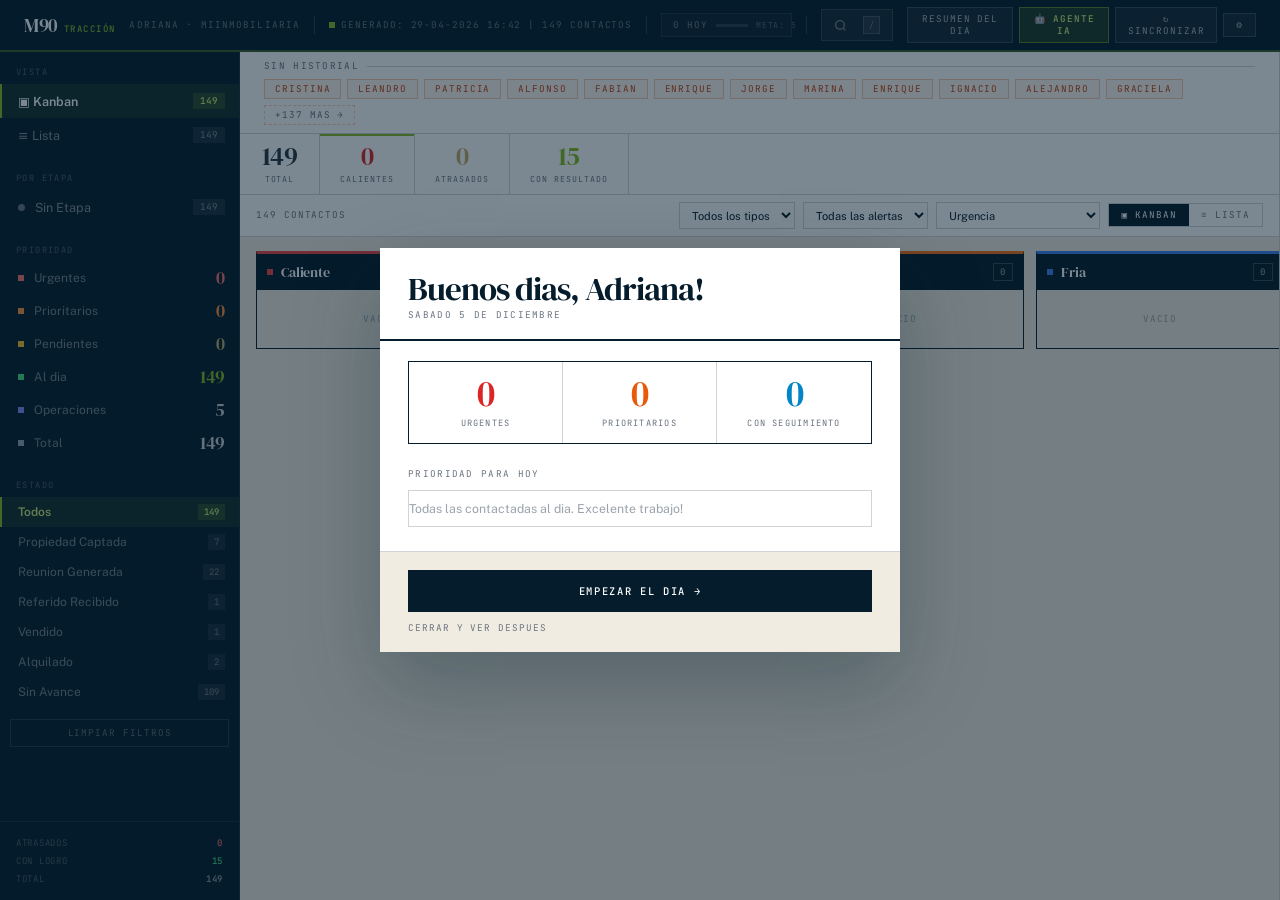
<file: adriana.html>
﻿<!DOCTYPE html>
<html lang="es">
<head>
<meta charset="UTF-8">
<meta name="viewport" content="width=device-width,initial-scale=1.0">
<title>M90 Tracción – Adriana</title>
<style>
@import url('https://fonts.googleapis.com/css2?family=DM+Serif+Display:ital@0;1&family=Public+Sans:wght@400;500;600;700&family=JetBrains+Mono:wght@400;500&family=Source+Serif+4:ital,opsz,wght@0,8..60,400;1,8..60,400&display=swap');
*,*::before,*::after{box-sizing:border-box;margin:0;padding:0}
:root{
  --mp-paper:#f1ece1;
  --mp-ink:#051c2c;
  --mp-ink2:#2a3744;
  --mp-rule:#d0d4d8;
  --mp-mute:#6a7480;
  --mp-mute2:#9aa2ac;
  --mp-accent:#86bc25;
  --mp-gold:#c2a96a;
  --mp-serif:"DM Serif Display","Bodoni Moda",Georgia,serif;
  --mp-sans:"Public Sans",system-ui,-apple-system,sans-serif;
  --mp-mono:"JetBrains Mono","Courier New",monospace;
  /* backward-compat aliases */
  --bg:var(--mp-paper);
  --sf:#ffffff;
  --sf2:#f5f5f2;
  --br:var(--mp-rule);
  --tx:var(--mp-ink);
  --mu:var(--mp-mute);
  --mu2:var(--mp-mute2);
  --ac:var(--mp-accent);
  --ach:#6a9a1f;
  --acl:rgba(134,188,37,.07);
  --red:#dc2626;--or:#ea580c;--ye:#b45309;--gr:#16a34a;
  --navy:var(--mp-ink);
  --navy2:#0f1e30;
  --navybr:rgba(255,255,255,.08);
  --agent-dot:var(--mp-accent);
  --agent-solid:var(--mp-accent);
  font-family:var(--mp-sans);
  font-size:15px;
}
body{background:var(--mp-paper);color:var(--mp-ink);height:100vh;overflow:hidden;display:flex;flex-direction:column}
button{cursor:pointer;font-family:inherit;font-size:inherit}
a{color:inherit;text-decoration:none}

/* ── TOPBAR (masthead) ── */
.topbar{
  background:var(--mp-ink);border-bottom:2px solid rgba(134,188,37,.4);
  padding:0 24px;height:52px;display:flex;align-items:center;gap:14px;flex-shrink:0;z-index:100;
}
.topbar-logo{
  font-family:var(--mp-serif);font-weight:500;font-size:1.25rem;
  color:white;letter-spacing:-.02em;flex-shrink:0;display:flex;align-items:baseline;gap:6px;
}
.topbar-logo .logo-m90{color:white}
.topbar-logo .logo-traccion{
  font-family:var(--mp-mono);font-size:.6rem;letter-spacing:.16em;text-transform:uppercase;
  color:var(--mp-accent);font-weight:500;
}
.topbar-agent{
  font-family:var(--mp-mono);font-size:.62rem;letter-spacing:.12em;text-transform:uppercase;
  color:rgba(255,255,255,.4);white-space:nowrap;flex-shrink:0;
}
.topbar-sep{width:1px;height:18px;background:rgba(255,255,255,.15);flex-shrink:0}
.sync-badge{display:flex;align-items:center;gap:6px;font-family:var(--mp-mono);font-size:.62rem;letter-spacing:.1em;text-transform:uppercase;color:rgba(255,255,255,.4);white-space:nowrap}
.sync-dot{width:6px;height:6px;flex-shrink:0;background:var(--mp-accent)}
.sync-dot.loading{background:#f59e0b;animation:pulse 1s infinite}
.sync-dot.error{background:#f87171}
@keyframes pulse{0%,100%{opacity:1}50%{opacity:.3}}
.topbar-search{
  flex:1;max-width:320px;
  background:rgba(255,255,255,.06);border:1px solid rgba(255,255,255,.12);
  display:flex;align-items:center;gap:8px;padding:0 12px;height:32px;
  transition:border-color .2s;
}
.topbar-search:focus-within{border-color:var(--mp-accent)}
.topbar-search svg{opacity:.4;flex-shrink:0;color:white}
.topbar-search input{
  background:none;border:none;outline:none;color:white;
  font-family:var(--mp-sans);font-size:.8rem;width:100%;
}
.topbar-search input::placeholder{color:rgba(255,255,255,.28)}
.shortcut{font-family:var(--mp-mono);font-size:.58rem;color:rgba(255,255,255,.3);background:rgba(255,255,255,.06);border:1px solid rgba(255,255,255,.15);padding:2px 5px;flex-shrink:0}
.topbar-actions{margin-left:auto;display:flex;align-items:center;gap:6px}
.btn-topbar{
  background:rgba(255,255,255,.06);border:1px solid rgba(255,255,255,.15);color:rgba(255,255,255,.65);
  padding:5px 12px;font-family:var(--mp-mono);font-size:.62rem;letter-spacing:.1em;text-transform:uppercase;
  transition:all .2s;
}
.btn-topbar:hover{background:rgba(255,255,255,.12);color:white;border-color:rgba(255,255,255,.28)}

/* ── DAILY GOAL ── */
.daily-badge{
  display:flex;align-items:center;gap:8px;
  background:rgba(255,255,255,.06);border:1px solid rgba(255,255,255,.14);
  padding:5px 11px;white-space:nowrap;cursor:pointer;transition:all .25s;min-width:120px;
}
.daily-badge.zero{background:rgba(255,255,255,.03);border-color:rgba(255,255,255,.08)}
.daily-badge.done{background:rgba(134,188,37,.15);border-color:rgba(134,188,37,.45)}
.daily-text{font-family:var(--mp-mono);font-size:.62rem;letter-spacing:.1em;text-transform:uppercase;font-weight:500;color:rgba(255,255,255,.8);white-space:nowrap}
.daily-badge.zero .daily-text{color:rgba(255,255,255,.35)}
.daily-badge.done .daily-text{color:var(--mp-accent)}
.daily-prog{flex:1;height:3px;background:rgba(255,255,255,.12);overflow:hidden;min-width:32px}
.daily-bar{height:100%;background:var(--mp-accent);transition:width .4s ease}
.daily-lbl{font-family:var(--mp-mono);font-size:.55rem;letter-spacing:.1em;text-transform:uppercase;color:rgba(255,255,255,.3)}

/* ── RESULTADO MODAL ── */
.resultado-overlay{position:fixed;inset:0;z-index:2000;display:flex;align-items:flex-end;justify-content:center;background:rgba(5,28,44,.5);animation:fadeIn .15s ease}
.resultado-overlay.hidden{display:none}
.resultado-modal{background:white;padding:22px 22px 28px;width:100%;max-width:480px;box-shadow:0 -8px 32px rgba(5,28,44,.22);animation:slideUpM .22s ease}
@keyframes slideUpM{from{transform:translateY(100%)}to{transform:translateY(0)}}
.res-titulo{font-family:var(--mp-mono);font-size:.62rem;letter-spacing:.14em;text-transform:uppercase;color:var(--mp-mute);text-align:center;margin-bottom:5px}
.res-nombre{font-family:var(--mp-serif);font-size:1.4rem;font-weight:500;letter-spacing:-.02em;color:var(--mp-ink);text-align:center;margin-bottom:16px}
.res-btns{display:flex;flex-direction:column;gap:6px}
.rbtn{
  width:100%;padding:11px 16px;border:1px solid var(--mp-rule);background:white;
  color:var(--mp-ink);font-family:var(--mp-sans);font-size:.85rem;font-weight:500;
  text-align:left;display:flex;align-items:center;gap:10px;cursor:pointer;transition:background .12s;
}
.rbtn:hover{background:var(--mp-paper)}
.rbtn.r-si{border-color:rgba(22,163,74,.4);color:#15803d}
.rbtn.r-si:hover{background:rgba(22,163,74,.06)}
.rbtn.r-cita{border-color:rgba(134,188,37,.5);color:var(--ach)}
.rbtn.r-cita:hover{background:var(--acl)}
.rbtn.r-manana{border-color:rgba(234,88,12,.3);color:#c2410c}
.rbtn.r-manana:hover{background:rgba(234,88,12,.05)}
.rbtn.r-skip{background:none;border-color:transparent;color:var(--mp-mute2);font-size:.78rem;justify-content:center;padding:8px}
.rbtn.r-skip:hover{color:var(--mp-mute)}

/* ── SIN HISTORIAL ── */
.sinh-section{flex-shrink:0;padding:8px 24px;border-bottom:1px solid var(--mp-rule);background:white}
.sinh-title{font-family:var(--mp-mono);font-size:.62rem;letter-spacing:.14em;text-transform:uppercase;color:var(--mp-mute);margin-bottom:7px;display:flex;align-items:center;gap:8px}
.sinh-title::after{content:'';flex:1;height:1px;background:var(--mp-rule)}
.sinh-chips{display:flex;gap:6px;flex-wrap:wrap}
.sinh-chip{
  display:inline-flex;align-items:center;gap:5px;
  background:rgba(234,88,12,.05);border:1px solid rgba(234,88,12,.3);
  padding:3px 10px;font-family:var(--mp-mono);font-size:.62rem;letter-spacing:.1em;text-transform:uppercase;
  color:#c2410c;cursor:pointer;transition:background .12s;white-space:nowrap;
}
.sinh-chip:hover{background:rgba(234,88,12,.12)}
.sinh-chip-more{background:none;border-style:dashed;color:var(--mp-mute);font-weight:400}
.sinh-chip-more:hover{background:var(--mp-paper);color:var(--mp-ink)}

/* ── BIRTHDAY BANNER ── */
.bday-banner{flex-shrink:0;background:rgba(194,169,106,.07);border-bottom:1px solid rgba(194,169,106,.28);padding:7px 24px;display:flex;align-items:center;gap:10px}
.bday-banner.hidden{display:none}
.bday-items{display:flex;gap:7px;flex-wrap:nowrap;overflow:hidden;flex:1}
.bday-chip{
  display:flex;align-items:center;gap:6px;
  background:rgba(194,169,106,.1);border:1px solid rgba(194,169,106,.3);
  padding:3px 10px;white-space:nowrap;cursor:pointer;transition:background .12s;
  font-family:var(--mp-mono);font-size:.62rem;letter-spacing:.1em;text-transform:uppercase;color:var(--mp-ink);
}
.bday-chip:hover{background:rgba(194,169,106,.22)}
.bday-chip.hoy{background:rgba(194,169,106,.18);border-color:var(--mp-gold);color:var(--mp-gold)}
.bday-chip .bday-when{color:var(--mp-mute);font-weight:400}

/* ── LAYOUT ── */
.layout{display:flex;flex:1;overflow:hidden}

/* ── SIDEBAR ── */
.sidebar{
  width:240px;flex-shrink:0;
  background:var(--mp-ink);border-right:1px solid rgba(255,255,255,.08);
  display:flex;flex-direction:column;overflow-y:auto;
}
.sidebar::-webkit-scrollbar{width:3px}
.sidebar::-webkit-scrollbar-thumb{background:rgba(255,255,255,.12)}
.nav-section-label{
  font-family:var(--mp-mono);font-size:.58rem;letter-spacing:.16em;text-transform:uppercase;
  color:rgba(255,255,255,.28);padding:14px 16px 6px;
}
.nav-item{
  width:100%;text-align:left;padding:9px 14px 9px 16px;
  background:none;border:none;border-left:2px solid transparent;
  color:rgba(255,255,255,.5);font-family:var(--mp-sans);font-size:.84rem;
  display:flex;align-items:center;gap:10px;cursor:pointer;transition:all .12s;
}
.nav-item:hover{background:rgba(255,255,255,.05);color:rgba(255,255,255,.8)}
.nav-item.active{background:rgba(134,188,37,.1);border-left-color:var(--mp-accent);color:white;font-weight:600}
.nav-badge{margin-left:auto;font-family:var(--mp-mono);font-size:.62rem;background:rgba(255,255,255,.08);color:rgba(255,255,255,.45);padding:2px 7px}
.nav-item.active .nav-badge{background:rgba(134,188,37,.2);color:#c8e87a}
.nav-dot{width:7px;height:7px;flex-shrink:0}
.kpi-list{display:flex;flex-direction:column;gap:1px}
.kpi-item{display:flex;align-items:center;gap:10px;padding:7px 14px 7px 16px;border-left:2px solid transparent;cursor:pointer;transition:all .12s}
.kpi-item:hover{background:rgba(255,255,255,.04)}
.kpi-item.active{background:rgba(134,188,37,.1);border-left-color:var(--mp-accent)}
.kpi-dot{width:6px;height:6px;flex-shrink:0}
.kpi-label{flex:1;font-family:var(--mp-sans);font-size:.8rem;color:rgba(255,255,255,.45)}
.kpi-num{font-family:var(--mp-serif);font-size:1.2rem;line-height:1;letter-spacing:-.02em;color:rgba(255,255,255,.8)}
.kpi-item.kr .kpi-num{color:#f87171}
.kpi-item.ko .kpi-num{color:#fb923c}
.kpi-item.ky .kpi-num{color:var(--mp-gold)}
.kpi-item.kg .kpi-num{color:var(--mp-accent)}
.filter-btns{display:flex;flex-direction:column;gap:0}
.fb{
  width:100%;text-align:left;padding:7px 14px 7px 16px;
  background:none;border:none;border-left:2px solid transparent;
  color:rgba(255,255,255,.45);font-family:var(--mp-sans);font-size:.8rem;
  transition:all .12s;display:flex;align-items:center;gap:8px;
}
.fb:hover{background:rgba(255,255,255,.04);color:rgba(255,255,255,.75)}
.fb.on{background:rgba(134,188,37,.1);border-left-color:var(--mp-accent);color:#c8e87a;font-weight:600}
.fb .cnt{margin-left:auto;font-family:var(--mp-mono);font-size:.6rem;background:rgba(255,255,255,.07);padding:2px 6px;color:rgba(255,255,255,.38)}
.fb.on .cnt{background:rgba(134,188,37,.2);color:#c8e87a}
.fdot{width:6px;height:6px;flex-shrink:0}
.sidebar-stats{margin-top:auto;padding:12px 16px;border-top:1px solid rgba(255,255,255,.08)}
.sstat{display:flex;justify-content:space-between;font-family:var(--mp-mono);font-size:.6rem;letter-spacing:.08em;text-transform:uppercase;color:rgba(255,255,255,.28);padding:3px 0}
.sstat span{color:rgba(255,255,255,.62);font-weight:500}
.btn-reset{
  margin:6px 10px;width:calc(100% - 20px);padding:7px;
  background:none;border:1px solid rgba(255,255,255,.12);color:rgba(255,255,255,.35);
  font-family:var(--mp-mono);font-size:.62rem;letter-spacing:.1em;text-transform:uppercase;
  transition:all .2s;display:block;
}
.btn-reset:hover{border-color:rgba(220,38,38,.5);color:#f87171}

/* ── MAIN ── */
.main{flex:1;display:flex;flex-direction:column;overflow:hidden;min-width:0}

/* HOY SECTION */
.hoy-section{flex-shrink:0;padding:12px 20px 11px;border-bottom:1px solid var(--mp-rule);background:white}
.hoy-title{font-family:var(--mp-mono);font-size:.62rem;letter-spacing:.16em;text-transform:uppercase;color:var(--mp-accent);margin-bottom:11px;display:flex;align-items:center;gap:8px}
.hoy-title::after{content:'';flex:1;height:1px;background:var(--mp-rule)}
.hoy-cards{display:flex;gap:10px;overflow-x:auto;padding-bottom:4px}
.hoy-cards::-webkit-scrollbar{height:3px}
.hoy-cards::-webkit-scrollbar-thumb{background:var(--mp-rule)}
.hoy-card{
  flex-shrink:0;width:210px;
  background:white;border:1px solid var(--mp-rule);
  padding:12px 14px;cursor:pointer;transition:border-color .15s;
  border-top:2px solid var(--mp-rule);
}
.hoy-card:hover{border-color:var(--mp-ink);border-top-color:var(--mp-accent)}
.hoy-card.selected{border-color:var(--mp-ink);border-top-color:var(--mp-accent)}
.hoy-card-name{font-family:var(--mp-serif);font-size:1rem;font-weight:500;letter-spacing:-.02em;margin-bottom:3px;white-space:nowrap;overflow:hidden;text-overflow:ellipsis;color:var(--mp-ink)}
.hoy-card-info{font-family:var(--mp-mono);font-size:.62rem;letter-spacing:.08em;text-transform:uppercase;color:var(--mp-mute);margin-bottom:8px;white-space:nowrap;overflow:hidden;text-overflow:ellipsis}
.hoy-card-dias{font-family:var(--mp-mono);font-size:.62rem;letter-spacing:.1em;text-transform:uppercase;font-weight:500;padding:2px 8px;border:1px solid;display:inline-block;margin-bottom:10px}
.hoy-card-dias.r{border-color:rgba(220,38,38,.4);color:#b91c1c;background:rgba(220,38,38,.04)}
.hoy-card-dias.o{border-color:rgba(234,88,12,.4);color:#c2410c;background:rgba(234,88,12,.04)}
.hoy-card-dias.y{border-color:rgba(194,169,106,.5);color:#92400e;background:rgba(194,169,106,.06)}
.hoy-card-dias.g{border-color:rgba(134,188,37,.45);color:#166534;background:rgba(134,188,37,.05)}
.hoy-card-actions{display:flex;gap:6px}
.btn-wa-sm{background:#25d366;border:1px solid #25d366;color:white;padding:5px 10px;font-family:var(--mp-mono);font-size:.62rem;letter-spacing:.08em;text-transform:uppercase;transition:opacity .2s}
.btn-wa-sm:hover{opacity:.85}
.btn-cont-sm{background:rgba(134,188,37,.08);border:1px solid rgba(134,188,37,.4);color:var(--ach);padding:5px 10px;font-family:var(--mp-mono);font-size:.62rem;letter-spacing:.08em;text-transform:uppercase;transition:all .15s}
.btn-cont-sm:hover{background:rgba(134,188,37,.15)}
.btn-cont-sm.done{background:rgba(22,163,74,.08);border-color:var(--gr);color:#166534;cursor:default}
.hoy-empty{font-family:var(--mp-mono);font-size:.7rem;letter-spacing:.08em;color:var(--mp-mute);padding:8px 0}

/* TABLE SECTION */
.table-section{flex:1;overflow:auto;padding:0}
.table-header{position:sticky;top:0;background:rgba(241,236,225,.96);backdrop-filter:blur(8px);border-bottom:1px solid var(--mp-rule);padding:8px 16px;display:flex;align-items:center;gap:12px;z-index:10}
.rc{font-family:var(--mp-mono);font-size:.62rem;letter-spacing:.1em;text-transform:uppercase;color:var(--mp-mute);flex:1}
.sort-sel{background:white;border:1px solid var(--mp-rule);color:var(--mp-ink);padding:4px 8px;font-family:var(--mp-sans);font-size:.74rem;outline:none;transition:border-color .15s}
table{width:100%;border-collapse:collapse}
thead th{background:white;padding:8px 12px;font-family:var(--mp-mono);font-size:.6rem;font-weight:500;letter-spacing:.12em;text-transform:uppercase;color:var(--mp-mute);border-bottom:1px solid var(--mp-ink);text-align:left;white-space:nowrap}
tbody tr{border-bottom:1px solid var(--mp-rule);cursor:pointer;transition:background .1s;background:white}
tbody tr:hover{background:var(--mp-paper)}
tbody tr.selected{background:var(--acl);border-left:2px solid var(--mp-accent)}
tbody tr.tr-abandon td:first-child{border-left:3px solid rgba(220,38,38,.5)}
td{padding:10px 12px;font-size:.82rem;vertical-align:middle}
.td-name{font-weight:normal;max-width:160px}
.td-name strong{font-family:var(--mp-serif);font-size:1rem;font-weight:500;letter-spacing:-.015em;white-space:nowrap;overflow:hidden;text-overflow:ellipsis;display:block;max-width:150px}
.td-prio .badge{font-family:var(--mp-mono);font-size:.6rem;letter-spacing:.1em;text-transform:uppercase;padding:2px 8px;border:1px solid;font-weight:500;white-space:nowrap}
.bc{color:#b91c1c;border-color:rgba(220,38,38,.4);background:rgba(220,38,38,.04)}
.bo{color:#c2410c;border-color:rgba(234,88,12,.4);background:rgba(234,88,12,.04)}
.by{color:#92400e;border-color:rgba(194,169,106,.5);background:rgba(194,169,106,.06)}
.bg{color:#166534;border-color:rgba(134,188,37,.4);background:rgba(134,188,37,.05)}
.di{font-family:var(--mp-mono);font-size:.62rem;letter-spacing:.08em;text-transform:uppercase;padding:2px 7px;border:1px solid var(--mp-rule);color:var(--mp-mute)}
.di.w{border-color:rgba(234,88,12,.35);color:#c2410c}
.di.u{border-color:rgba(220,38,38,.35);color:#b91c1c}
.td-acc{max-width:180px;font-family:"Source Serif 4",serif;font-style:italic;font-size:.78rem;color:var(--mp-ink2);white-space:nowrap;overflow:hidden;text-overflow:ellipsis}
.badge-logro{font-family:var(--mp-mono);font-size:.6rem;letter-spacing:.08em;text-transform:uppercase;padding:2px 7px;border:1px solid rgba(134,188,37,.38);color:var(--ach);white-space:nowrap;overflow:hidden;text-overflow:ellipsis;max-width:130px;display:inline-block}
.btn-wa-tbl{background:none;border:1px solid rgba(37,211,102,.35);color:#166534;font-family:var(--mp-mono);font-size:.62rem;letter-spacing:.08em;text-transform:uppercase;padding:4px 8px;transition:all .15s;white-space:nowrap}
.btn-wa-tbl:hover{background:rgba(37,211,102,.08)}
.no-tel{font-family:var(--mp-mono);font-size:.62rem;color:var(--mp-mute2)}
.es{text-align:center;padding:60px;color:var(--mp-mute);font-family:var(--mp-mono);font-size:.72rem;letter-spacing:.1em;text-transform:uppercase}

/* ── STATS PILLS ROW ── */
.stats-row{display:flex;gap:0;padding:0;flex-shrink:0;border-bottom:1px solid var(--mp-rule);background:white}
.stat-pill{display:flex;flex-direction:column;align-items:center;background:white;border-right:1px solid var(--mp-rule);padding:10px 20px;min-width:80px;transition:.15s;position:relative;overflow:hidden}
.stat-pill::after{content:'';position:absolute;top:0;left:0;right:0;height:2px;background:transparent;transition:background .15s}
.stat-pill:hover::after{background:var(--mp-rule)}
.stat-pill.sp-red::after,.stat-pill.sp-red:hover::after{background:var(--mp-accent)}
.stat-pill .num{font-family:var(--mp-serif);font-size:1.7rem;font-weight:500;line-height:1;letter-spacing:-.02em}
.stat-pill .lbl{font-family:var(--mp-mono);font-size:.55rem;letter-spacing:.12em;text-transform:uppercase;color:var(--mp-mute);margin-top:4px}
.stat-pill.sp-red .num{color:#dc2626}
.stat-pill.sp-amber .num{color:var(--mp-gold)}
.stat-pill.sp-green .num{color:var(--mp-accent)}
.stat-pill.sp-blue .num{color:var(--mp-ink2)}

/* ── FILTER BAR ── */
.filter-bar{padding:7px 16px;border-bottom:1px solid var(--mp-rule);background:white;display:flex;align-items:center;gap:8px;flex-shrink:0}
.filter-select{background:white;border:1px solid var(--mp-rule);color:var(--mp-ink);padding:5px 8px;font-family:var(--mp-sans);font-size:.74rem;outline:none;transition:border-color .15s}
.filter-select:focus{border-color:var(--mp-ink)}
.view-toggle{display:flex;gap:0;border:1px solid var(--mp-rule)}
.vt-btn{padding:5px 12px;border:none;border-right:1px solid var(--mp-rule);background:none;font-family:var(--mp-mono);font-size:.62rem;letter-spacing:.1em;text-transform:uppercase;color:var(--mp-mute);cursor:pointer;transition:all .12s}
.vt-btn:last-child{border-right:none}
.vt-btn.active{background:var(--mp-ink);color:white;border-right-color:var(--mp-ink)}

/* ── KANBAN ── */
.kanban-section{display:flex;flex:1;overflow:hidden}
.kanban-wrap{display:flex;gap:12px;padding:14px 16px;overflow-x:auto;align-items:flex-start;flex:1;overflow-y:hidden}
.kanban-wrap::-webkit-scrollbar{height:4px}
.kanban-wrap::-webkit-scrollbar-thumb{background:var(--mp-rule)}
.kanban-col{flex-shrink:0;width:248px;display:flex;flex-direction:column}
.col-header{display:flex;align-items:center;gap:8px;padding:8px 10px;background:var(--mp-ink);border:1px solid var(--mp-ink);border-bottom:none}
.col-dot{width:6px;height:6px;flex-shrink:0}
.col-title{font-family:var(--mp-serif);font-size:.95rem;font-weight:500;flex:1;letter-spacing:-.01em;color:white}
.col-count{font-family:var(--mp-mono);font-size:.6rem;letter-spacing:.1em;text-transform:uppercase;padding:2px 6px;border:1px solid rgba(255,255,255,.2);color:rgba(255,255,255,.55);font-weight:500}
.col-cards{background:var(--mp-paper);border:1px solid var(--mp-ink);border-top:none;padding:7px;display:flex;flex-direction:column;gap:6px;min-height:56px;max-height:calc(100vh - 280px);overflow-y:auto}
.col-cards::-webkit-scrollbar{width:3px}
.col-cards::-webkit-scrollbar-thumb{background:var(--mp-rule)}
.col-empty{display:flex;align-items:center;justify-content:center;padding:16px;color:var(--mp-mute2);font-family:var(--mp-mono);font-size:.62rem;letter-spacing:.1em;text-transform:uppercase}

/* ── KANBAN CARD ── */
.card{background:white;border:1px solid var(--mp-rule);padding:10px 12px;cursor:pointer;transition:all .15s}
.card:hover{border-color:var(--mp-ink);box-shadow:3px 3px 0 rgba(5,28,44,.08)}
.card.atrasado{border-left:3px solid #dc2626}
.card.selected{border-color:var(--mp-accent);background:var(--acl)}
.card-top{display:flex;align-items:flex-start;gap:7px;margin-bottom:5px}
.card-name{font-family:var(--mp-serif);font-size:.95rem;font-weight:500;flex:1;line-height:1.2;letter-spacing:-.015em;color:var(--mp-ink)}
.card-wapp{width:24px;height:24px;background:#25d366;color:white;display:flex;align-items:center;justify-content:center;flex-shrink:0;text-decoration:none;transition:opacity .15s}
.card-wapp:hover{opacity:.82}
.card-action{font-family:"Source Serif 4",serif;font-style:italic;font-size:.75rem;color:var(--mp-ink2);line-height:1.4;margin-bottom:7px;overflow:hidden;display:-webkit-box;-webkit-line-clamp:2;-webkit-box-orient:vertical}
.card-footer{display:flex;flex-wrap:wrap;gap:4px;align-items:center}
.card-date{font-family:var(--mp-mono);font-size:.58rem;letter-spacing:.08em;text-transform:uppercase;color:var(--mp-mute2);margin-left:auto;white-space:nowrap}
/* ── BADGES ── */
.badge{display:inline-flex;align-items:center;font-family:var(--mp-mono);font-size:.58rem;letter-spacing:.1em;text-transform:uppercase;font-weight:500;padding:2px 6px;border:1px solid;white-space:nowrap}
.badge-atrasado{border-color:rgba(220,38,38,.45);color:#991B1B}
.badge-sin-fecha{border-color:rgba(194,169,106,.5);color:#92400E}
.badge-tipo{border-color:rgba(134,188,37,.38);color:var(--ach)}
.logro-badge{font-family:var(--mp-mono);font-size:.58rem;letter-spacing:.1em;text-transform:uppercase;padding:2px 6px;border:1px solid rgba(134,188,37,.38);color:var(--ach);font-weight:500}

/* ── DETAIL PANEL ── */
.detail{
  width:0;flex-shrink:0;overflow:hidden;
  background:white;border-left:1px solid var(--mp-rule);
  transition:width .22s cubic-bezier(.4,0,.2,1);display:flex;flex-direction:column;
}
.detail.open{width:340px}
.detail-inner{width:340px;overflow-y:auto;flex:1}
.detail-inner::-webkit-scrollbar{width:3px}
.detail-inner::-webkit-scrollbar-thumb{background:var(--mp-rule)}
.panel-header{padding:16px;border-bottom:2px solid var(--mp-ink);display:flex;gap:11px;align-items:flex-start;flex-shrink:0}
.panel-avatar{width:40px;height:40px;background:var(--mp-ink);display:flex;align-items:center;justify-content:center;font-family:var(--mp-serif);font-size:1.1rem;color:white;flex-shrink:0;letter-spacing:-.01em}
.panel-name{font-family:var(--mp-serif);font-size:1.15rem;font-weight:500;letter-spacing:-.02em;color:var(--mp-ink);line-height:1.2;flex:1}
.panel-sub{font-family:var(--mp-mono);font-size:.6rem;letter-spacing:.1em;text-transform:uppercase;color:var(--mp-mute);margin-top:4px}
.panel-close{width:26px;height:26px;border:1px solid var(--mp-rule);background:white;cursor:pointer;font-size:14px;display:flex;align-items:center;justify-content:center;color:var(--mp-mute);flex-shrink:0;padding:0;transition:background .15s}
.panel-close:hover{background:var(--mp-paper);color:var(--mp-ink)}
.detail-topbar{height:48px;display:flex;align-items:center;gap:10px;padding:0 16px;border-bottom:1px solid var(--mp-rule);flex-shrink:0;display:none}
.detail-close{background:none;border:none;color:var(--mp-mute);font-size:18px;width:30px;height:30px;display:flex;align-items:center;justify-content:center;transition:all .15s}
.detail-close:hover{background:var(--mp-paper);color:var(--mp-ink)}
.detail-name{font-family:var(--mp-serif);font-size:1rem;font-weight:500;letter-spacing:-.015em;flex:1;overflow:hidden;text-overflow:ellipsis;white-space:nowrap}
.detail-body{padding:16px}
.detail-prio{margin-bottom:14px;display:flex;gap:6px;flex-wrap:wrap}
.detail-field{margin-bottom:10px}
.detail-field-label{font-family:var(--mp-mono);font-size:.58rem;letter-spacing:.14em;text-transform:uppercase;color:var(--mp-mute);margin-bottom:3px}
.detail-field-val{font-family:var(--mp-sans);font-size:.84rem;color:var(--mp-ink);line-height:1.5}
.detail-field-val.em{color:var(--mp-mute)}
.detail-divider{height:1px;background:var(--mp-rule);margin:14px 0}
.detail-section-title{font-family:var(--mp-mono);font-size:.58rem;letter-spacing:.14em;text-transform:uppercase;color:var(--mp-mute);margin-bottom:10px}
.detail-wa-btn{
  width:100%;background:#25d366;border:none;color:white;
  padding:10px;font-family:var(--mp-mono);font-size:.68rem;letter-spacing:.12em;text-transform:uppercase;font-weight:500;
  display:flex;align-items:center;justify-content:center;gap:8px;transition:opacity .2s;margin-bottom:8px;
}
.detail-wa-btn:hover{opacity:.88}
.detail-cont-btn{
  width:100%;background:rgba(134,188,37,.08);border:1px solid rgba(134,188,37,.4);color:var(--ach);
  padding:10px;font-family:var(--mp-mono);font-size:.68rem;letter-spacing:.12em;text-transform:uppercase;font-weight:500;
  transition:all .15s;margin-bottom:14px;
}
.detail-cont-btn:hover{background:rgba(134,188,37,.14)}
.detail-cont-btn.done{background:rgba(22,163,74,.08);border-color:var(--gr);color:#166534;cursor:default}
.nota-ta{
  width:100%;background:var(--mp-paper);border:1px solid var(--mp-rule);
  color:var(--mp-ink);font-family:"Source Serif 4",serif;font-style:italic;font-size:.84rem;
  padding:8px 10px;resize:vertical;min-height:70px;transition:border-color .15s;
}
.nota-ta:focus{outline:none;border-color:var(--mp-ink)}
.nota-saved{font-family:var(--mp-mono);font-size:.6rem;letter-spacing:.1em;text-transform:uppercase;color:var(--mp-accent);margin-top:3px;display:none}
.script-block{background:var(--mp-paper);border:1px solid var(--mp-rule);margin-bottom:8px;overflow:hidden}
.script-head{padding:10px 12px;cursor:pointer;display:flex;align-items:center;gap:8px;font-family:var(--mp-sans);font-size:.78rem;font-weight:500;transition:background .12s}
.script-head:hover{background:white}
.script-head .ch{margin-left:auto;color:var(--mp-mute);font-size:.7rem;transition:transform .2s}
.script-head.ex .ch{transform:rotate(180deg)}
.script-body{display:none;padding:10px 12px;border-top:1px solid var(--mp-rule)}
.script-body.open{display:block}
.script-text{font-family:"Source Serif 4",serif;font-style:italic;font-size:.8rem;color:var(--mp-ink2);line-height:1.65;white-space:pre-wrap;margin-bottom:8px}
.copy-btn{background:none;border:1px solid var(--mp-rule);color:var(--mp-mute);padding:4px 10px;font-family:var(--mp-mono);font-size:.6rem;letter-spacing:.1em;text-transform:uppercase;transition:all .15s}
.copy-btn:hover{border-color:var(--mp-ink);color:var(--mp-ink)}
.copy-btn.ok{border-color:var(--mp-accent);color:var(--mp-accent)}

/* ── LOADER ── */
.loader{position:fixed;inset:0;background:var(--mp-paper);display:flex;flex-direction:column;align-items:center;justify-content:center;gap:14px;z-index:999}
.loader.hidden{display:none}
.spinner{width:28px;height:28px;border:2px solid var(--mp-rule);border-top-color:var(--mp-accent);border-radius:50%;animation:spin .7s linear infinite}
@keyframes spin{to{transform:rotate(360deg)}}
.loader p{font-family:var(--mp-mono);font-size:.7rem;letter-spacing:.14em;text-transform:uppercase;color:var(--mp-mute)}

[title]{cursor:help}

/* ── DAILY BRIEFING MODAL ── */
.modal-overlay{position:fixed;inset:0;background:rgba(5,28,44,.52);z-index:1000;display:flex;align-items:center;justify-content:center;animation:fadeIn .2s ease}
.modal-overlay.hidden{display:none}
@keyframes fadeIn{from{opacity:0}to{opacity:1}}
.briefing-modal{background:white;width:520px;max-width:95vw;max-height:90vh;overflow:hidden;display:flex;flex-direction:column;box-shadow:0 32px 80px rgba(5,28,44,.28);animation:slideUp .3s cubic-bezier(.32,1.15,.6,1)}
@keyframes slideUp{from{transform:translateY(20px);opacity:0}to{transform:translateY(0);opacity:1}}
.briefing-header{padding:24px 28px 18px;border-bottom:2px solid var(--mp-ink)}
.briefing-greeting{font-family:var(--mp-serif);font-size:2.2rem;font-weight:500;letter-spacing:-.03em;color:var(--mp-ink);margin-bottom:4px;line-height:1}
.briefing-date{font-family:var(--mp-mono);font-size:.62rem;letter-spacing:.14em;text-transform:uppercase;color:var(--mp-mute)}
.briefing-body{padding:20px 28px;overflow-y:auto;flex:1}
.briefing-stats{display:grid;grid-template-columns:repeat(3,1fr);gap:0;margin-bottom:24px;border:1px solid var(--mp-ink)}
.briefing-stat{padding:14px 10px;text-align:center;border-right:1px solid var(--mp-rule)}
.briefing-stat:last-child{border-right:0}
.briefing-stat-num{font-family:var(--mp-serif);font-size:2.4rem;font-weight:500;line-height:1;letter-spacing:-.03em}
.briefing-stat-label{font-family:var(--mp-mono);font-size:.58rem;letter-spacing:.14em;text-transform:uppercase;color:var(--mp-mute);margin-top:5px}
.briefing-contacts-title{font-family:var(--mp-mono);font-size:.62rem;letter-spacing:.14em;text-transform:uppercase;color:var(--mp-mute);margin-bottom:10px}
.briefing-contact-list{display:flex;flex-direction:column;gap:0;margin-bottom:4px;border:1px solid var(--mp-rule)}
.briefing-contact-item{display:flex;align-items:center;gap:10px;background:white;border-bottom:1px solid var(--mp-rule);padding:10px 14px;cursor:pointer;transition:background .12s}
.briefing-contact-item:last-child{border-bottom:0}
.briefing-contact-item:hover{background:var(--mp-paper)}
.briefing-contact-prio{width:7px;height:7px;flex-shrink:0}
.briefing-contact-name{font-family:var(--mp-serif);font-weight:500;font-size:1rem;letter-spacing:-.015em;flex:1}
.briefing-contact-dias{font-family:var(--mp-mono);font-size:.62rem;letter-spacing:.08em;text-transform:uppercase;color:var(--mp-mute);white-space:nowrap}
.briefing-footer{padding:18px 28px;border-top:1px solid var(--mp-rule);background:var(--mp-paper)}
.briefing-start-btn{
  width:100%;background:var(--mp-ink);border:none;color:white;
  padding:14px;font-family:var(--mp-mono);font-size:.7rem;letter-spacing:.16em;text-transform:uppercase;font-weight:500;
  transition:opacity .2s;
}
.briefing-start-btn:hover{opacity:.88}
.briefing-skip{display:block;text-align:center;margin-top:10px;font-family:var(--mp-mono);font-size:.62rem;letter-spacing:.1em;text-transform:uppercase;color:var(--mp-mute);background:none;border:none;transition:color .15s}
.briefing-skip:hover{color:var(--mp-ink)}

.btn-resumen{background:rgba(255,255,255,.06);border:1px solid rgba(255,255,255,.15);color:rgba(255,255,255,.65);padding:5px 12px;font-family:var(--mp-mono);font-size:.62rem;letter-spacing:.1em;text-transform:uppercase;transition:all .2s}
.btn-resumen:hover{background:rgba(255,255,255,.12);color:white}

/* SETTINGS MODAL */
.settings-modal{background:white;box-shadow:0 24px 60px rgba(5,28,44,.22);width:420px;max-width:95vw;overflow:hidden;animation:slideUp .25s cubic-bezier(.32,1.15,.6,1)}
.settings-header{padding:18px 22px 14px;border-bottom:2px solid var(--mp-ink);display:flex;align-items:center;gap:10px}
.settings-title{font-family:var(--mp-serif);font-size:1.25rem;font-weight:500;letter-spacing:-.02em;color:var(--mp-ink);flex:1}
.settings-body{padding:18px 22px 22px;display:flex;flex-direction:column;gap:14px}
.settings-field label{display:block;font-family:var(--mp-mono);font-size:.6rem;letter-spacing:.14em;text-transform:uppercase;color:var(--mp-mute);margin-bottom:5px}
.settings-field input{width:100%;background:var(--mp-paper);border:1px solid var(--mp-rule);color:var(--mp-ink);font-family:var(--mp-sans);font-size:.8rem;padding:9px 11px;outline:none;transition:border-color .15s}
.settings-field input:focus{border-color:var(--mp-ink)}
.settings-save{width:100%;background:var(--mp-ink);border:none;color:white;padding:11px;font-family:var(--mp-mono);font-size:.68rem;letter-spacing:.14em;text-transform:uppercase;font-weight:500;transition:opacity .2s}
.settings-save:hover{opacity:.85}
.settings-hint{font-family:"Source Serif 4",serif;font-style:italic;font-size:.78rem;color:var(--mp-mute);line-height:1.6;background:var(--mp-paper);padding:10px 12px;border:1px solid var(--mp-rule)}

/* ── HAMBURGER ── */
.btn-hamburger{display:none;align-items:center;justify-content:center;width:34px;height:34px;background:rgba(255,255,255,.06);border:1px solid rgba(255,255,255,.15);color:white;flex-shrink:0;margin-right:4px}
.sidebar-overlay{display:none;position:fixed;inset:0;background:rgba(5,28,44,.5);z-index:499}

/* ── MOBILE ── */
@media(max-width:768px){
  body{height:auto!important;min-height:100vh;overflow:visible!important;display:block!important}
  .btn-hamburger{display:flex}
  .topbar{padding:0 12px;gap:8px;height:48px;position:sticky;top:0;z-index:200}
  .topbar-agent,.topbar-sep,.topbar-search,.shortcut,.daily-badge{display:none}
  .topbar-actions{gap:4px}
  .btn-resumen{display:none}
  .btn-topbar{padding:5px 8px;font-size:.62rem}
  .sync-badge{font-size:.6rem;gap:4px}
  .layout{display:block;overflow:visible;height:auto}
  .sidebar{position:fixed;left:-270px;top:0;bottom:0;width:260px;z-index:500;transition:left .25s ease;box-shadow:4px 0 24px rgba(5,28,44,.35)}
  .sidebar.mob-open{left:0}
  .sidebar-overlay{display:block;opacity:0;pointer-events:none;transition:opacity .25s}
  .sidebar-overlay.mob-open{opacity:1;pointer-events:auto}
  .main{display:block;overflow:visible;height:auto}
  .sinh-section{padding:8px 12px}
  .hoy-section{padding:10px 12px}
  .hoy-card{width:160px}
  .kpi-bar{overflow-x:auto;flex-wrap:nowrap;padding-bottom:4px}
  .kpi-cell{min-width:70px;flex-shrink:0}
  .list-wrap{overflow-x:auto}
  table{min-width:480px}
  .kanban-section{display:block;overflow:visible;height:auto}
  .kanban-wrap{display:flex;overflow-x:auto;overflow-y:visible;height:auto;padding:10px;align-items:flex-start}
  .kanban-col{width:82vw;flex-shrink:0}
  .col-cards{max-height:none!important;overflow-y:visible!important}
  .search-bar{padding:8px 12px}
  .search-bar input{font-size:.82rem}
}

</style>
</head>
<body>


<!-- TOPBAR -->
<header class="topbar">
  <button class="btn-hamburger" onclick="toggleSidebar()" aria-label="Menu">
    <svg width="18" height="18" viewBox="0 0 24 24" fill="none" stroke="currentColor" stroke-width="2.5"><line x1="3" y1="6" x2="21" y2="6"/><line x1="3" y1="12" x2="21" y2="12"/><line x1="3" y1="18" x2="21" y2="18"/></svg>
  </button>
  <div class="topbar-logo"><span class="logo-m90">M90</span><span class="logo-traccion">Tracción</span></div>
  <div class="topbar-agent">Adriana · MiInmobiliaria</div>
  <div class="topbar-sep"></div>
  <div class="sync-badge">
    <div class="sync-dot" id="syncDot"></div>
    <span id="syncTxt">Conectando...</span>
  </div>
  <div class="topbar-sep"></div>
  <div class="daily-badge zero" id="dailyBadge" onclick="cambiarMeta()" title="Clic para cambiar meta diaria">
    <div class="daily-text" id="dailyText">0 hoy</div>
    <div class="daily-prog"><div class="daily-bar" id="dailyBar" style="width:0%"></div></div>
    <div class="daily-lbl" id="dailyLbl">meta: 5</div>
  </div>
  <div class="topbar-sep"></div>
  <div class="topbar-search">
    <svg width="13" height="13" viewBox="0 0 24 24" fill="none" stroke="currentColor" stroke-width="2.5"><circle cx="11" cy="11" r="8"/><path d="m21 21-4.35-4.35"/></svg>
    <input type="text" id="searchInp" placeholder="Buscar contacto... (tecla /)" autocomplete="off">
    <span class="shortcut">/</span>
  </div>
  <div class="topbar-actions">
    <button class="btn-resumen" onclick="mostrarBriefingForzado()">Resumen del dia</button>
    <button class="btn-topbar" style="background:rgba(134,188,37,.18);border-color:rgba(134,188,37,.55);color:#c8e87a;font-weight:600" onclick="window.open('https://mt90-agente.onrender.com','_blank')">&#129302; Agente IA</button>
    <button class="btn-topbar" id="syncBtn" onclick="sincronizar()">&#8635; Sincronizar</button>
    <button class="btn-topbar" onclick="abrirSettings()" title="Configuracion">&#9881;</button>
  </div>
</header>

<!-- BIRTHDAY BANNER -->
<div class="bday-banner hidden" id="bdayBanner">
  <span style="font-size:1rem;flex-shrink:0">&#127874;</span>
  <div class="bday-items" id="bdayItems"></div>
</div>

<!-- LAYOUT -->
<div class="sidebar-overlay" id="sidebarOverlay" onclick="toggleSidebar()"></div>
<div class="layout">

  <!-- SIDEBAR (dark navy) -->
  <aside class="sidebar">
    <div class="nav-section-label">Vista</div>
    <button class="nav-item active" id="btnKanban" onclick="setView('kanban')">
      &#9635; Kanban <span class="nav-badge" id="nbKanban">0</span>
    </button>
    <button class="nav-item" id="btnLista" onclick="setView('lista')">
      &#8801; Lista <span class="nav-badge" id="nbLista">0</span>
    </button>

    <div class="nav-section-label" style="margin-top:6px">Por Etapa</div>
    <div id="sideEtapas"></div>

    <div class="nav-section-label" style="margin-top:6px">Prioridad</div>
    <div class="kpi-list" id="kpiList"></div>

    <div class="nav-section-label" style="margin-top:6px">Estado</div>
    <div class="filter-btns" id="fLogros"></div>

    <div style="padding:6px 0">
      <button class="btn-reset" onclick="resetFiltros()">Limpiar filtros</button>
    </div>

    <div class="sidebar-stats" id="sideStats"></div>
  </aside>

  <!-- MAIN -->
  <main class="main">

    <!-- HOY CONTACTAR -->
    <div class="hoy-section" id="hoySection" style="display:none">
      <div class="hoy-title">Llamar hoy</div>
      <div class="hoy-cards" id="hoyCards"></div>
    </div>

    <!-- SIN HISTORIAL -->
    <div class="sinh-section" id="sinhSection" style="display:none">
      <div class="sinh-title">Sin historial</div>
      <div class="sinh-chips" id="sinhChips"></div>
    </div>

    <!-- STATS PILLS -->
    <div class="stats-row" id="statsRow"></div>

    <!-- FILTER BAR -->
    <div class="filter-bar">
      <span class="rc" id="rc">Cargando...</span>
      <select class="filter-select" id="fTipo" onchange="ST_TIPO=this.value;renderVista()">
        <option value="TODOS">Todos los tipos</option>
        <option value="VENTA">Venta</option>
        <option value="ALQUILER">Alquiler</option>
        <option value="GENERAL">General</option>
      </select>
      <select class="filter-select" id="fAlerta" onchange="ST_ALERTA=this.value;renderVista()">
        <option value="TODOS">Todas las alertas</option>
        <option value="ATRASADO">Atrasados</option>
        <option value="SIN FECHA">Sin fecha</option>
        <option value="OK">Al dia</option>
      </select>
      <select class="filter-select" id="sortSel" onchange="ST.sort=this.value;renderTabla()">
        <option value="score_desc">Urgencia</option>
        <option value="dias_desc">Mas tiempo sin contacto</option>
        <option value="nombre_asc">Nombre A-Z</option>
        <option value="nombre_desc">Nombre Z-A</option>
      </select>
      <div class="view-toggle">
        <button class="vt-btn active" id="vtKanban" onclick="setView('kanban')">&#9635; Kanban</button>
        <button class="vt-btn" id="vtLista" onclick="setView('lista')">&#8801; Lista</button>
      </div>
    </div>

    <!-- KANBAN VIEW -->
    <div class="kanban-section" id="kanbanSection">
      <div class="kanban-wrap" id="kanbanWrap"></div>
    </div>

    <!-- LISTA / TABLE VIEW -->
    <div class="table-section" id="tableSection" style="display:none">
      <table>
        <thead>
          <tr>
            <th>Nombre</th>
            <th>Etapa</th>
            <th>Prioridad</th>
            <th>Proxima accion</th>
            <th>Estado</th>
            <th>Tel / WA</th>
          </tr>
        </thead>
        <tbody id="tb"><tr><td colspan="6" style="text-align:center;padding:60px;color:#64748b">Conectando con Google Sheets...</td></tr></tbody>
      </table>
      <div class="es" id="es" style="display:none">Sin resultados para los filtros aplicados.</div>
    </div>
  </main>

  <!-- DETAIL PANEL -->
  <aside class="detail" id="detailPanel">
    <div class="panel-header">
      <div class="panel-avatar" id="dAvatar">G</div>
      <div style="flex:1;min-width:0">
        <div class="panel-name" id="dNombre"></div>
        <div class="panel-sub" id="dSub"></div>
      </div>
      <button class="panel-close" onclick="cerrarDetalle()" title="Cerrar">&#215;</button>
    </div>
    <div class="detail-inner">
      <div class="detail-body">
        <div class="detail-prio" id="dPrio"></div>
        <button class="detail-wa-btn" id="dWaBtn" style="display:none" onclick="window.open(dWaUrl,'_blank')">
          <svg width="16" height="16" viewBox="0 0 24 24" fill="currentColor"><path d="M20.52 3.449C18.24 1.245 15.24 0 12.045 0 5.463 0 .104 5.334.101 11.893c0 2.096.549 4.14 1.595 5.945L0 24l6.335-1.652C8.094 23.418 10.055 23.9 12.045 23.9c6.583 0 11.941-5.334 11.944-11.893.002-3.18-1.24-6.166-3.469-8.558zM12.045 21.907c-1.774 0-3.513-.476-5.025-1.378l-.361-.214-3.741.976 1.001-3.635-.235-.374a9.86 9.86 0 01-1.521-5.282c.001-5.45 4.436-9.884 9.892-9.884 2.64 0 5.122 1.03 6.988 2.898a9.825 9.825 0 012.893 6.994c-.003 5.45-4.437 9.884-9.891 9.884zm5.415-7.403c-.297-.148-1.758-.867-2.031-.967-.272-.099-.47-.148-.669.148-.198.297-.768.967-.941 1.165-.173.198-.347.223-.644.074-.297-.148-1.255-.462-2.39-1.475-.883-.788-1.48-1.761-1.653-2.059-.173-.297-.018-.458.13-.606.134-.133.297-.347.446-.521.149-.172.198-.296.297-.495.1-.198.05-.372-.025-.521-.074-.148-.669-1.611-.916-2.206-.241-.579-.487-.5-.669-.51l-.57-.01c-.198 0-.52.074-.792.372-.272.297-1.04 1.016-1.04 2.479 0 1.462 1.065 2.875 1.213 3.074.149.198 2.095 3.2 5.076 4.487.709.306 1.263.489 1.694.626.712.226 1.36.194 1.872.118.571-.085 1.758-.719 2.006-1.413.248-.694.248-1.289.173-1.413-.074-.124-.272-.198-.57-.347z"/></svg>
          Abrir WhatsApp
        </button>
        <button class="detail-cont-btn" id="dContBtn" onclick="marcarContactado()">Marcar como contactado hoy</button>
        <div class="detail-section-title">Nota rapida</div>
        <textarea class="nota-ta" id="dNota" placeholder="Escribi una nota..."></textarea>
        <div class="nota-saved" id="dNotaSaved">Guardado</div>
        <div class="detail-divider"></div>
        <div id="dFields"></div>
        <div class="detail-divider"></div>
        <div class="detail-section-title">Guiones</div>
        <div id="dScripts"></div>
      </div>
    </div>
  </aside>

</div>

<!-- DAILY BRIEFING MODAL -->
<div class="modal-overlay hidden" id="briefingOverlay" onclick="if(event.target===this)cerrarBriefing()">
  <div class="briefing-modal">
    <div class="briefing-header">
      <div class="briefing-greeting" id="bfGreeting">Buenos dias!</div>
      <div class="briefing-date" id="bfDate"></div>
    </div>
    <div class="briefing-body">
      <div class="briefing-stats" id="bfStats"></div>
      <div class="briefing-contacts-title">Prioridad para hoy</div>
      <div class="briefing-contact-list" id="bfContacts"></div>
    </div>
    <div class="briefing-footer">
      <button class="briefing-start-btn" onclick="cerrarBriefing()">Empezar el dia &#8594;</button>
      <button class="briefing-skip" onclick="cerrarBriefing()">Cerrar y ver despues</button>
    </div>
  </div>
</div>

<!-- RESULTADO RAPIDO MODAL -->
<div class="resultado-overlay hidden" id="resultadoOverlay" onclick="if(event.target===this)cerrarResultado()">
  <div class="resultado-modal">
    <div class="res-titulo">Como fue el contacto?</div>
    <div class="res-nombre" id="resNombre"></div>
    <div class="res-btns">
      <button class="rbtn r-si"     onclick="guardarResultado('Interesado')">&#10003; Interesado / sigue adelante</button>
      <button class="rbtn r-cita"   onclick="guardarResultado('Cita agendada')">&#128197; Cita agendada</button>
      <button class="rbtn r-manana" onclick="guardarResultado('No contesto')">&#8635; No contesto / llamar mas tarde</button>
      <button class="rbtn"          onclick="guardarResultado('No interesado')">&#10007; No interesado</button>
      <button class="rbtn r-skip"   onclick="cerrarResultado()">Omitir</button>
    </div>
  </div>
</div>

<!-- SETTINGS MODAL -->
<div class="modal-overlay hidden" id="settingsOverlay" onclick="if(event.target===this)cerrarSettings()">
  <div class="settings-modal">
    <div class="settings-header">
      <div class="settings-title">&#9881; Configuracion</div>
      <button class="panel-close" onclick="cerrarSettings()">&#215;</button>
    </div>
    <div class="settings-body">
      <div class="settings-field">
        <label>URL de Google Sheets (exportacion CSV publica)</label>
        <input type="url" id="settingsUrl" placeholder="https://docs.google.com/spreadsheets/d/.../export?format=csv" autocomplete="off" />
      </div>
      <div class="settings-hint">Pega la URL de exportacion CSV de tu hoja de Google Sheets. Encontrala en Archivo → Compartir → Publicar en la web → CSV. Al guardar se descargaran los datos actualizados automaticamente.</div>
      <button class="settings-save" onclick="guardarSettings()">&#8635; Guardar y Sincronizar</button>
    </div>
  </div>
</div>

<textarea id="csvRaw" style="display:none">Cliente,fecha de cumpleaños,Profesión,Antecedente,Grpo Familiar,Religión,Necesidad,Fecha último contacto,Telefono,,LOGROS,/
Cristina karamanian ,25/12/2025,contadora,vend y comp,esp hijo,cristiana,acm del depto de su papa en breve,24/4/2026,1159267961,"https://wa.me/1159267961?text=Hola%20Cristina!,%20%20quería%20desearte%20MUY%20FELICES%20PASCUAS!!",Reunion Generada,"Hola Cristina!,  quería desearte MUY FELICES PASCUAS!!"
Leandro Local gral paz,,comerciante,alquilo,/,,me hizoconsulta inversion,20/4/2026,1124531573,"https://wa.me/1124531573?text=Hola%20Leandro!,%20%20quería%20desearte%20MUY%20FELIZ%20PESAJ!!",Sin Avance,"Hola Leandro!,  quería desearte MUY FELIZ PESAJ!!"
Patricia x pacheco,,ama de casa,busqueda y tasacion,,judia,x ahora no vende,31/12/2025,1169357410,"https://wa.me/1169357410?text=Hola%20Patricia!,%20%20quería%20desearte%20MUY%20FELICES%20PASCUAS!!",Sin Avance,"Hola Patricia!,  quería desearte MUY FELICES PASCUAS!!"
Alfonso esposo Marina prof,,empleado,venta,esp hijos,,,26/3/2026,1136336342,"https://wa.me/1136336342?text=Hola%20Alfonso!,%20%20quería%20desearte%20MUY%20FELICES%20PASCUAS!!",Sin Avance,"Hola Alfonso!,  quería desearte MUY FELICES PASCUAS!!"
Fabian mellix andalgala,,contratista,compro,soltero,,lo q compro ref y vender,26/3/2026,1132153063,"https://wa.me/1132153063?text=Hola%20Fabian!,%20%20quería%20desearte%20MUY%20FELICES%20PASCUAS!!",Sin Avance,"Hola Fabian!,  quería desearte MUY FELICES PASCUAS!!"
Enrique Castell,,abogado,vendio,casado,catolico,me hizo consulta ,20/04/2026,1144407972,"https://wa.me/1144407972?text=Hola%20Enrique!,%20%20quería%20desearte%20MUY%20FELICES%20PASCUAS!!",Sin Avance,"Hola Enrique!,  quería desearte MUY FELICES PASCUAS!!"
jorge Duglonova,,empresario,busqueda y tasacion,esp hijos nietos,judia,busq deptoespecial,salude en pesaj,1144102885,"https://wa.me/1144102885?text=Hola%20jorge!,%20%20quería%20desearte%20MUY%20FELICES%20PASCUAS!!",Sin Avance,"Hola jorge!,  quería desearte MUY FELICES PASCUAS!!"
Marina Arevalo,,arquitecta,pusimos depto venta y desp sesaco casado 2 hijos,,,vender y comp ph,24/4/2026,1158328888,"https://wa.me/1158328888?text=Hola%20Marina!,%20%20quería%20desearte%20MUY%20FELICES%20PASCUAS!!",Sin Avance,"Hola Marina!,  quería desearte MUY FELICES PASCUAS!!"
Enrique Lomiento,,vend autos,compro busq,esp hijos,catolico,entrgue ACM esperando respuesta,24/4/2026,1154522954,"https://wa.me/1154522954?text=Hola%20Enrique!,%20%20quería%20desearte%20MUY%20FELICES%20PASCUAS!!",Tasación Realizada,"Hola Enrique!,  quería desearte MUY FELICES PASCUAS!!"
Ignacio di lernia,,empresario,vend referido,es hija,,,pascuas,1157404295,"https://wa.me/1157404295?text=Hola%20Ignacio!,%20%20quería%20desearte%20MUY%20FELICES%20PASCUAS!!",Sin Avance,"Hola Ignacio!,  quería desearte MUY FELICES PASCUAS!!"
Alejandro Polonsky,,abogado,le alquile sus prop en LA ALGODONERA,,hijos ,quedamos en hablar mas adelante,26/3/2026,1162620603,"https://wa.me/1162620603?text=Hola%20Alejandro!,%20%20quería%20desearte%20MUY%20FELICES%20PASCUAS!!",Sin Avance,"Hola Alejandro!,  quería desearte MUY FELICES PASCUAS!!"
Graciela lavarino,,empleada,pus sucasa vta y luego se saco,,hija,,16/3/2026,1163217952,"https://wa.me/1163217952?text=Hola%20Graciela!,%20%20quería%20desearte%20MUY%20FELICES%20PASCUAS!!",Sin Avance,"Hola Graciela!,  quería desearte MUY FELICES PASCUAS!!"
Jorge papa Toby,,empleado ,conocido,hijos esposa,,hablode una sucesion,31/12/2025,1168001241,"https://wa.me/1168001241?text=Hola%20Jorge!,%20%20quería%20desearte%20MUY%20FELICES%20PASCUAS!!",Sin Avance,"Hola Jorge!,  quería desearte MUY FELICES PASCUAS!!"
Silvia Loria,,jubilada,vend su casa y comp,hna ,,bajamos valor,24/4/2026,1145658248,"https://wa.me/1145658248?text=Hola%20Silvia!,%20%20quería%20desearte%20MUY%20FELICES%20PASCUAS!!",Reunion Generada,"Hola Silvia!,  quería desearte MUY FELICES PASCUAS!!"
Laura Scartascini,,empleada ,vendi su depto,hijos esposa,,,26/3/2026,1136793077,"https://wa.me/1136793077?text=Hola%20Laura!,%20%20quería%20desearte%20MUY%20FELICES%20PASCUAS!!",Sin Avance,"Hola Laura!,  quería desearte MUY FELICES PASCUAS!!"
Jorge Luciano,,empresario,alquile sus prop,hijos esposa,,,24/12/2025,1152265761,"https://wa.me/1152265761?text=Hola%20Jorge!,%20%20quería%20desearte%20MUY%20FELICES%20PASCUAS!!",Sin Avance,"Hola Jorge!,  quería desearte MUY FELICES PASCUAS!!"
Carlos Zandona,,contadora,vendi su depto,esposa,,quizasrefiera sucasa de Pinamar,26/6/2026,54922142332,"https://wa.me/54922142332?text=Hola%20Carlos!,%20%20quería%20desearte%20MUY%20FELICES%20PASCUAS!!",Referido Recibido,"Hola Carlos!,  quería desearte MUY FELICES PASCUAS!!"
gulliermo dalessandr,,empresario,prospecto,hijos nietos esposo,,acm lote,26/3/2026,1160064049,"https://wa.me/1160064049?text=Hola%20gulliermo!,%20%20quería%20desearte%20MUY%20FELICES%20PASCUAS!!",Reunion Generada,"Hola gulliermo!,  quería desearte MUY FELICES PASCUAS!!"
oscar rama,,empresario,tengo prop en vta,,,pendienta ACM local y bajamos valor depto,20/4/2026,1144406454,"https://wa.me/1144406454?text=Hola%20oscar!,%20%20quería%20desearte%20MUY%20FELICES%20PASCUAS!!",Propiedad Captada,"Hola oscar!,  quería desearte MUY FELICES PASCUAS!!"
francisco huber,,empresario,le vendi le alquile y tengo para vender,,,charlas x estategias,24/4/2026,1162481402,"https://wa.me/1162481402?text=Hola%20francisco!,%20%20quería%20desearte%20MUY%20FELICES%20PASCUAS!!",Reunion Generada,"Hola francisco!,  quería desearte MUY FELICES PASCUAS!!"
cristian x gral paz,,encargado de busq locales gralpaz,,alquiler local,,buscar mas locales para alquiler,24/12/2025,1139285856,"https://wa.me/1139285856?text=Hola%20cristian!,%20%20quería%20desearte%20MUY%20FELICES%20PASCUAS!!",Sin Avance,"Hola cristian!,  quería desearte MUY FELICES PASCUAS!!"
jeny prima Analia Sotnyk,,abogada,ACM HECHO Y DESCARTADO X EL MOMENTO,,,,27/3/2026,1144291387,"https://wa.me/1144291387?text=Hola%20jeny!,%20%20quería%20desearte%20MUY%20FELICES%20PASCUAS!!",Sin Avance,"Hola jeny!,  quería desearte MUY FELICES PASCUAS!!"
mirta mama de Diego,,jubilada,acm recientemtehecho,,,quede en tomar cafe a principios defebrero tiene sudepto para vender,10/2/2026,115330475,"https://wa.me/115330475?text=Hola%20mirta!,%20%20quería%20desearte%20MUY%20FELICES%20PASCUAS!!",Sin Avance,"Hola mirta!,  quería desearte MUY FELICES PASCUAS!!"
Ana sotnyk,,empresaria,aprobo acm,,,por ahora se ocupan ellos,05/01/2026,1163771349,"https://wa.me/1163771349?text=Hola%20Ana!,%20%20quería%20desearte%20MUY%20FELICES%20PASCUAS!!",Sin Avance,"Hola Ana!,  quería desearte MUY FELICES PASCUAS!!"
Agustina sobri Ingrid,,empleada,,,,por ahora siguen alquilando,5/1/2026,1161082659,"https://wa.me/1161082659?text=Hola%20Agustina!,%20%20quería%20desearte%20MUY%20FELICES%20PASCUAS!!",Reunion Generada,"Hola Agustina!,  quería desearte MUY FELICES PASCUAS!!"
dany ini,,empresario,lealquile prop,,,tengo porpiedad captada venta,24/3/2026,119938089,"https://wa.me/119938089?text=Hola%20dany!,%20%20quería%20desearte%20MUY%20FELICES%20PASCUAS!!",Propiedad Captada,"Hola dany!,  quería desearte MUY FELICES PASCUAS!!"
lili mama de geraldine,,jubilada,tengo en venta coch y ya le vendi,,,tengo en venta cochera,24/4/2026,1148881061,"https://wa.me/1148881061?text=Hola%20lili!,%20%20quería%20desearte%20MUY%20FELICES%20PASCUAS!!",Operación en Curso ,"Hola lili!,  quería desearte MUY FELICES PASCUAS!!"
paula mama de milo,,artista,vimos propiedades debusqueda no se activo nada,,,,31/12/2025,1159326472,"https://wa.me/1159326472?text=Hola%20paula!,%20%20quería%20desearte%20MUY%20FELICES%20PASCUAS!!",Sin Avance,"Hola paula!,  quería desearte MUY FELICES PASCUAS!!"
Soledad Santellan,,abogada,tuve su prop a la venta y x temas de estructura lo pasaremos a alquiler,,,pasamos a alquiler el ph,27/3/2026,1157535603,"https://wa.me/1157535603?text=Hola%20Soledad!,%20%20quería%20desearte%20MUY%20FELICES%20PASCUAS!!",Reunion Generada,"Hola Soledad!,  quería desearte MUY FELICES PASCUAS!!"
Claudio Ulyses,13/1/2026,turismo,compro conmigo,,,referidos,13/1/2026,1149869674,"https://wa.me/1149869674?text=Hola%20Claudio!,%20%20quería%20desearte%20MUY%20FELICES%20PASCUAS!!",Reunion Generada,"Hola Claudio!,  quería desearte MUY FELICES PASCUAS!!"
julio  seoane,,administrativo,entro x guardia entregue acm pero tema judilcializado,,,,24/12/2025,1166591973,"https://wa.me/1166591973?text=Hola%20julio!,%20%20quería%20desearte%20MUY%20FELICES%20PASCUAS!!",Sin Avance,"Hola julio!,  quería desearte MUY FELICES PASCUAS!!"
Julia Alonso,,empresaria,busqueda activa,separada hijos,,estamos en busqueda,26/3/2026,1164752915,"https://wa.me/1164752915?text=Hola%20Julia!,%20%20quería%20desearte%20MUY%20FELICES%20PASCUAS!!",Reunion Generada,"Hola Julia!,  quería desearte MUY FELICES PASCUAS!!"
Laura  Idiart,,ortodoncista,alquile varias de sus prop y compro conmigo,,,alquiler actual,20/3/2026,1158207015,"https://wa.me/1158207015?text=Hola%20Laura!,%20%20quería%20desearte%20MUY%20FELICES%20PASCUAS!!",Propiedad Captada,"Hola Laura!,  quería desearte MUY FELICES PASCUAS!!"
Leandro comp Rivadavia,,m libre admin,le vendi,,,viendo si pone la pro enalquiler,24/12/2025,1136932308,"https://wa.me/1136932308?text=Hola%20Leandro!,%20%20quería%20desearte%20MUY%20FELICES%20PASCUAS!!",Sin Avance,"Hola Leandro!,  quería desearte MUY FELICES PASCUAS!!"
Viviana Pustilnik,,administrativo,le vendi su prop le alquile otra,,,esperando por propiedad que me va a dar para alquilar,26/3/2026,1150398919,"https://wa.me/1150398919?text=Hola%20Viviana!,%20%20quería%20desearte%20MUY%20FELICES%20PASCUAS!!",Reunion Generada,"Hola Viviana!,  quería desearte MUY FELICES PASCUAS!!"
Daniela Bejar,16/11/2025,textil,tengo su `prop a la venta,,,,26/3/2026,1135805776,"https://wa.me/1135805776?text=Hola%20Daniela!,%20%20quería%20desearte%20MUY%20FELICES%20PASCUAS!!",Operación en Curso ,"Hola Daniela!,  quería desearte MUY FELICES PASCUAS!!"
Elizabeth fassi lavalle,,empresaria,le vendi,,,,24/12/2025,1145783331,"https://wa.me/1145783331?text=Hola%20Elizabeth!,%20%20quería%20desearte%20MUY%20FELICES%20PASCUAS!!",Sin Avance,"Hola Elizabeth!,  quería desearte MUY FELICES PASCUAS!!"
Maria Eva Campana,,abogada,me compro y les vendi,,,ahora tengo otra prop en venta,24/3/2026,1133207779,"https://wa.me/1133207779?text=Hola%20Maria!,%20%20quería%20desearte%20MUY%20FELICES%20PASCUAS!!",Sin Avance,"Hola Maria!,  quería desearte MUY FELICES PASCUAS!!"
Florencia Trussoni,,empresaria,tengo su depto a la venta recientemente,,,,26/3/2026,1133651091,"https://wa.me/1133651091?text=Hola%20Florencia!,%20%20quería%20desearte%20MUY%20FELICES%20PASCUAS!!",Sin Avance,"Hola Florencia!,  quería desearte MUY FELICES PASCUAS!!"
Marcelo Algodonera,,prod tv,acm de su depto,,,,20/3/2026,1140293186,"https://wa.me/1140293186?text=Hola%20Marcelo!,%20%20quería%20desearte%20MUY%20FELICES%20PASCUAS!!",Sin Avance,"Hola Marcelo!,  quería desearte MUY FELICES PASCUAS!!"
Roxy Altman,,empresaria,alquile su depto,,,compro y ahora esperando para poder alquliarlo,20/3/2026,1170503152,"https://wa.me/1170503152?text=Hola%20Roxy!,%20%20quería%20desearte%20MUY%20FELICES%20PASCUAS!!",Vendido,"Hola Roxy!,  quería desearte MUY FELICES PASCUAS!!"
Carlos Altman,,empresario,vendi su depto,,,,18/3/2026,1167119005,"https://wa.me/1167119005?text=Hola%20Carlos!,%20%20quería%20desearte%20MUY%20FELICES%20PASCUAS!!",Sin Avance,"Hola Carlos!,  quería desearte MUY FELICES PASCUAS!!"
Alberto Aisemberg,,textil,acm eln preparacion,,,vender su depto,5/1/2026,1160032732,"https://wa.me/1160032732?text=Hola%20Alberto!,%20%20quería%20desearte%20MUY%20FELICES%20PASCUAS!!",Sin Avance,"Hola Alberto!,  quería desearte MUY FELICES PASCUAS!!"
Graciela Wolfenson,,abogada,,,,todos losviernesx shabatt,,1161637421,"https://wa.me/1161637421?text=Hola%20Graciela!,%20%20quería%20desearte%20MUY%20FELICES%20PASCUAS!!",Sin Avance,"Hola Graciela!,  quería desearte MUY FELICES PASCUAS!!"
Cynthia Munvilhill,,finanzas,le alquile ,,,,2/2/2026,1161790076,"https://wa.me/1161790076?text=Hola%20Cynthia!,%20%20quería%20desearte%20MUY%20FELICES%20PASCUAS!!",Sin Avance,"Hola Cynthia!,  quería desearte MUY FELICES PASCUAS!!"
Carlos Algodonera,,encarg Algod,nexo para cuando vendi,,,,a diario,1131699350,"https://wa.me/1131699350?text=Hola%20Carlos!,%20%20quería%20desearte%20MUY%20FELICES%20PASCUAS!!",Sin Avance,"Hola Carlos!,  quería desearte MUY FELICES PASCUAS!!"
Analia novia javier Alg,,empres,le hice ACM,,,depto tieneque ponerlo en alquiler ,12/1/2026,34680803971,"https://wa.me/34680803971?text=Hola%20Analia!,%20%20quería%20desearte%20MUY%20FELICES%20PASCUAS!!",Sin Avance,"Hola Analia!,  quería desearte MUY FELICES PASCUAS!!"
Clara Rico,,empres,amiga con quienhice acm,,,referidora,adiario,1133928681,"https://wa.me/1133928681?text=Hola%20Clara!,%20%20quería%20desearte%20MUY%20FELICES%20PASCUAS!!",Sin Avance,"Hola Clara!,  quería desearte MUY FELICES PASCUAS!!"
Osvaldo Encarg edificio Martinex de Alejandro ,,encargado  ,posible referidor,,,,24/12/2025,1150605349,"https://wa.me/1150605349?text=Hola%20Osvaldo!,%20%20quería%20desearte%20MUY%20FELICES%20PASCUAS!!",Sin Avance,"Hola Osvaldo!,  quería desearte MUY FELICES PASCUAS!!"
Hilda ,,empleada,tengo su prop en venta,,,vender,13/3/2026,1126496563,"https://wa.me/1126496563?text=Hola%20Hilda!,%20%20quería%20desearte%20MUY%20FELICES%20PASCUAS!!",Propiedad Captada,"Hola Hilda!,  quería desearte MUY FELICES PASCUAS!!"
Viviana Perez,,comerciante,amigs ,,,referidos,24/12/2025,1165142676,"https://wa.me/1165142676?text=Hola%20Viviana!,%20%20quería%20desearte%20MUY%20FELICES%20PASCUAS!!",Reunion Generada,"Hola Viviana!,  quería desearte MUY FELICES PASCUAS!!"
Sofia Beltrame,,maestra,,,,prospeccionde clienta,26/3/2026,1168521203,"https://wa.me/1168521203?text=Hola%20Sofia!,%20%20quería%20desearte%20MUY%20FELICES%20PASCUAS!!",Sin Avance,"Hola Sofia!,  quería desearte MUY FELICES PASCUAS!!"
Alberto Tobal,,textil,propiedad referida con Javier Nigro a cerrar en Mayo,,,,27/3/2026,1135737303,"https://wa.me/1135737303?text=Hola%20Alberto!,%20%20quería%20desearte%20MUY%20FELICES%20PASCUAS!!",Propiedad Captada,"Hola Alberto!,  quería desearte MUY FELICES PASCUAS!!"
 Nelson encargado de Vists,,,me paso numde pers interes,,,,24/12/2025,1134676434,"https://wa.me/1134676434?text=Hola%20!,%20%20quería%20desearte%20MUY%20FELICES%20PASCUAS!!",Reunion Generada,"Hola !,  quería desearte MUY FELICES PASCUAS!!"
Laura mama Rebecca,,,,,,,, ,Teléfono inválido,Alquilado,"Hola Laura!,  quería desearte MUY FELICES PASCUAS!!"
Silvina amiga Ingrid,,,puse su dpto en vta y tuvimos quequitarlo,,,,24/12/2025,1135146136,"https://wa.me/1135146136?text=Hola%20Silvina!,%20%20quería%20desearte%20MUY%20FELICES%20PASCUAS!!",,"Hola Silvina!,  quería desearte MUY FELICES PASCUAS!!"
Gustavo X CARRANZA,,,me comrpo depto,,,ahora busqueda para comprar,25/3/2026,5492396623618,"https://wa.me/5492396623618?text=Hola%20Gustavo!,%20%20quería%20desearte%20MUY%20FELICES%20PASCUAS!!",Reunion Generada,"Hola Gustavo!,  quería desearte MUY FELICES PASCUAS!!"
Cesar Algodonera,,,vecino,,,,24/12/2025,1144046556,"https://wa.me/1144046556?text=Hola%20Cesar!,%20%20quería%20desearte%20MUY%20FELICES%20PASCUAS!!",,"Hola Cesar!,  quería desearte MUY FELICES PASCUAS!!"
Marcelo (DANY),,,vecino amigo,,,,31/12/2025,1149370573,"https://wa.me/1149370573?text=Hola%20Marcelo!,%20%20quería%20desearte%20MUY%20FELICES%20PASCUAS!!",,"Hola Marcelo!,  quería desearte MUY FELICES PASCUAS!!"
Taia,,,vecina,,,,24/12/2025,1165451280,"https://wa.me/1165451280?text=Hola%20Taia!,%20%20quería%20desearte%20MUY%20FELICES%20PASCUAS!!",,"Hola Taia!,  quería desearte MUY FELICES PASCUAS!!"
Alfonsina,,,amiga vendi su casa,,,,26/3/2026,1133374989,"https://wa.me/1133374989?text=Hola%20Alfonsina!,%20%20quería%20desearte%20MUY%20FELICES%20PASCUAS!!",,"Hola Alfonsina!,  quería desearte MUY FELICES PASCUAS!!"
Carla Cisro,,, amiga,,,,31/12/2025,1131430167,"https://wa.me/1131430167?text=Hola%20Carla!,%20%20quería%20desearte%20MUY%20FELICES%20PASCUAS!!",Reunion Generada,"Hola Carla!,  quería desearte MUY FELICES PASCUAS!!"
Fernando Savone,,,entro xguardia,,,alquilar pero no acepta firmar autoriz x lo cual no lo tomo,20/2/2026,1165632618,"https://wa.me/1165632618?text=Hola%20Fernando!,%20%20quería%20desearte%20MUY%20FELICES%20PASCUAS!!",Sin Avance,"Hola Fernando!,  quería desearte MUY FELICES PASCUAS!!"
Veronica Nuñez,,,ex empleada amiga,,,,31/12/2025,,,,"Hola Veronica!,  quería desearte MUY FELICES PASCUAS!!"
Siul suegra Eze,,,le alquile su prop,,,,20/1/2026,1159001298,"https://wa.me/1159001298?text=Hola%20Siul!,%20%20quería%20desearte%20MUY%20FELICES%20PASCUAS!!",Sin Avance,"Hola Siul!,  quería desearte MUY FELICES PASCUAS!!"
Javier Salem,,,amigo y le vendi,,,,31/12/2025,1135807555,"https://wa.me/1135807555?text=Hola%20Javier!,%20%20quería%20desearte%20MUY%20FELICES%20PASCUAS!!",,"Hola Javier!,  quería desearte MUY FELICES PASCUAS!!"
Fernando depto las heras,,,cliente le vendi yl le alquile,,,su mama tienedepto para venta quedamos finesde Marzo,5/2/2026,1153192097,"https://wa.me/1153192097?text=Hola%20Fernando!,%20%20quería%20desearte%20MUY%20FELICES%20PASCUAS!!",Reunion Generada,"Hola Fernando!,  quería desearte MUY FELICES PASCUAS!!"
Jackie Dudale,,,,,,,,,,Sin Avance,"Hola Jackie!,  quería desearte MUY FELICES PASCUAS!!"
Pau mama More,,,amiga tuve una prop a laventa que cuabdo me reservaron el marido la descarto y la saco de la venta,,,,20/12/2025,1153372011,"https://wa.me/1153372011?text=Hola%20Pau!,%20%20quería%20desearte%20MUY%20FELICES%20PASCUAS!!",Sin Avance,"Hola Pau!,  quería desearte MUY FELICES PASCUAS!!"
Teresa Algod,,,,,,,24/12/2025,1160010025,"https://wa.me/1160010025?text=Hola%20Teresa!,%20%20quería%20desearte%20MUY%20FELICES%20PASCUAS!!",Reunion Generada,"Hola Teresa!,  quería desearte MUY FELICES PASCUAS!!"
Ignacio Werner,,,vendi su depto ,,,me reuni en breve posible captacion quedamos en Marzo ver nuevamente,18/2/2026,1140929121,"https://wa.me/1140929121?text=Hola%20Ignacio!,%20%20quería%20desearte%20MUY%20FELICES%20PASCUAS!!",Reunion Generada,"Hola Ignacio!,  quería desearte MUY FELICES PASCUAS!!"
Federico Gianonni,,,amigo,,,,31/12/2025,1144719864,"https://wa.me/1144719864?text=Hola%20Federico!,%20%20quería%20desearte%20MUY%20FELICES%20PASCUAS!!",Sin Avance,"Hola Federico!,  quería desearte MUY FELICES PASCUAS!!"
Judith Doc,,,doctora,,,,31/12/2025,1150974021,"https://wa.me/1150974021?text=Hola%20Judith!,%20%20quería%20desearte%20MUY%20FELICES%20PASCUAS!!",Reunion Generada,"Hola Judith!,  quería desearte MUY FELICES PASCUAS!!"
Juan Pablo Doc,,,doctor,,,,13/12/2025,1153288346,"https://wa.me/1153288346?text=Hola%20Juan!,%20%20quería%20desearte%20MUY%20FELICES%20PASCUAS!!",,"Hola Juan!,  quería desearte MUY FELICES PASCUAS!!"
Vanesa Chiora,,,amiga escrib pcia,,,quede en ver valor de su prop,31/12/2025,,,Sin Avance,"Hola Vanesa!,  quería desearte MUY FELICES PASCUAS!!"
Diego Contratista,,,amigo contratista,,,,31/12/2025,1154683106,"https://wa.me/1154683106?text=Hola%20Diego!,%20%20quería%20desearte%20MUY%20FELICES%20PASCUAS!!",,"Hola Diego!,  quería desearte MUY FELICES PASCUAS!!"
John vecino 3 33,,,vecino alg ,,,,31/12/2025,1169402205,"https://wa.me/1169402205?text=Hola%20John!,%20%20quería%20desearte%20MUY%20FELICES%20PASCUAS!!",Sin Avance,"Hola John!,  quería desearte MUY FELICES PASCUAS!!"
 ,,,,,,,,,,,"Hola !,  quería desearte MUY FELICES PASCUAS!!"
Guido Mizrahi,,,constructor,,,busca algo como somellera,31/12/2025,1136320044,"https://wa.me/1136320044?text=Hola%20Guido!,%20%20quería%20desearte%20MUY%20FELICES%20PASCUAS!!",Sin Avance,"Hola Guido!,  quería desearte MUY FELICES PASCUAS!!"
jesus,,,vecino,,,,31/12/2025,1132748169,"https://wa.me/1132748169?text=Hola%20jesus!,%20%20quería%20desearte%20MUY%20FELICES%20PASCUAS!!",Sin Avance,"Hola jesus!,  quería desearte MUY FELICES PASCUAS!!"
Flor OPATOWSKY,,,amigs,,,,31/12/2025,1157471905,"https://wa.me/1157471905?text=Hola%20Flor!,%20%20quería%20desearte%20MUY%20FELICES%20PASCUAS!!",,"Hola Flor!,  quería desearte MUY FELICES PASCUAS!!"
Ana Julia,,,vecina ,,,,31/12/2025,,,,"Hola Ana!,  quería desearte MUY FELICES PASCUAS!!"
Marcelo Ravalo,,,clienta le vendi y compramos,,,,31/12/2025,1138174497,"https://wa.me/1138174497?text=Hola%20Marcelo!,%20%20quería%20desearte%20MUY%20FELICES%20PASCUAS!!",,"Hola Marcelo!,  quería desearte MUY FELICES PASCUAS!!"
Gabriel Gandolfo,,,vecino,,,,31/12/2025,1150953112,"https://wa.me/1150953112?text=Hola%20Gabriel!,%20%20quería%20desearte%20MUY%20FELICES%20PASCUAS!!",,"Hola Gabriel!,  quería desearte MUY FELICES PASCUAS!!"
Dina profe hebreo,,,profe hebreo,,,,6/5/2025,1159553628,"https://wa.me/1159553628?text=Hola%20Dina!,%20%20quería%20desearte%20MUY%20FELICES%20PASCUAS!!",Sin Avance,"Hola Dina!,  quería desearte MUY FELICES PASCUAS!!"
Enriqueta mama jeronimo,,,clienta le alquile,,,,31/12/2025,1141816763,"https://wa.me/1141816763?text=Hola%20Enriqueta!,%20%20quería%20desearte%20MUY%20FELICES%20PASCUAS!!",,"Hola Enriqueta!,  quería desearte MUY FELICES PASCUAS!!"
Fernando Straminsky,,,amigo,,,,31/12/2025,1131963956,"https://wa.me/1131963956?text=Hola%20Fernando!,%20%20quería%20desearte%20MUY%20FELICES%20PASCUAS!!",,"Hola Fernando!,  quería desearte MUY FELICES PASCUAS!!"
Felicita Astrol,,,clienta le alquile su prop,,,le pase acm para volver a alquilar,12/1/2026,1154590832,"https://wa.me/1154590832?text=Hola%20Felicita!,%20%20quería%20desearte%20MUY%20FELICES%20PASCUAS!!",,"Hola Felicita!,  quería desearte MUY FELICES PASCUAS!!"
Fermin,,,cliente le alquile en la algod,,,,31/12/2025,5492923429900,"https://wa.me/5492923429900?text=Hola%20Fermin!,%20%20quería%20desearte%20MUY%20FELICES%20PASCUAS!!",,"Hola Fermin!,  quería desearte MUY FELICES PASCUAS!!"
Fafi,,,amigo ,,,,31/12/2025,1160413754,"https://wa.me/1160413754?text=Hola%20Fafi!,%20%20quería%20desearte%20MUY%20FELICES%20PASCUAS!!",Sin Avance,"Hola Fafi!,  quería desearte MUY FELICES PASCUAS!!"
Karen mama Manu,23/11/2025,,mama del cole,,,,20/3/2026,1158404448,"https://wa.me/1158404448?text=Hola%20Karen!,%20%20quería%20desearte%20MUY%20FELICES%20PASCUAS!!",Sin Avance,"Hola Karen!,  quería desearte MUY FELICES PASCUAS!!"
Yamila Nbone,,,la conoci x guardia,,,,cambio telef,1159193718,"https://wa.me/1159193718?text=Hola%20Yamila!,%20%20quería%20desearte%20MUY%20FELICES%20PASCUAS!!",Sin Avance,"Hola Yamila!,  quería desearte MUY FELICES PASCUAS!!"
Genoveva,,,vecina algodonera,,,,a diario,1126147310,"https://wa.me/1126147310?text=Hola%20Genoveva!,%20%20quería%20desearte%20MUY%20FELICES%20PASCUAS!!",Sin Avance,"Hola Genoveva!,  quería desearte MUY FELICES PASCUAS!!"
Susana 3 34,,,vecina algodonera,,,,31/12/2025,1150126969,"https://wa.me/1150126969?text=Hola%20Susana!,%20%20quería%20desearte%20MUY%20FELICES%20PASCUAS!!",,"Hola Susana!,  quería desearte MUY FELICES PASCUAS!!"
Ramiro Suchmon inmob,,,,,,,,,,,"Hola Ramiro!,  quería desearte MUY FELICES PASCUAS!!"
Melisa,,,vecina Olivos Vista ,,,Alq en Punta,31/12/2025,1162083433,"https://wa.me/1162083433?text=Hola%20Melisa!,%20%20quería%20desearte%20MUY%20FELICES%20PASCUAS!!",Reunion Generada,"Hola Melisa!,  quería desearte MUY FELICES PASCUAS!!"
Joly sra limpieza Albajari,,,,,,,,,,Sin Avance,"Hola Joly!,  quería desearte MUY FELICES PASCUAS!!"
Jacqueline Albajari,,,conocida,,,,17/11/2025,1150644782,"https://wa.me/1150644782?text=Hola%20Jacqueline!,%20%20quería%20desearte%20MUY%20FELICES%20PASCUAS!!",Sin Avance,"Hola Jacqueline!,  quería desearte MUY FELICES PASCUAS!!"
Arq Pablo Niro,,,y algun acm entregado,,,referido,15/3/2026,1157135855,"https://wa.me/1157135855?text=Hola%20Arq!,%20%20quería%20desearte%20MUY%20FELICES%20PASCUAS!!",,"Hola Arq!,  quería desearte MUY FELICES PASCUAS!!"
Marisa Calabrese,,,amiga ,,,q me refiera,,1161742960,"https://wa.me/1161742960?text=Hola%20Marisa!,%20%20quería%20desearte%20MUY%20FELICES%20PASCUAS!!",Sin Avance,"Hola Marisa!,  quería desearte MUY FELICES PASCUAS!!"
Francisco vozza,,,Constructora,,,yo tengo la necesidad que me de propiedades,10/03,1152284558,"https://wa.me/1152284558?text=Hola%20Francisco!,%20%20quería%20desearte%20MUY%20FELICES%20PASCUAS!!",Reunion Generada,"Hola Francisco!,  quería desearte MUY FELICES PASCUAS!!"
Florencua Trusoni,,,,,,ibamos a vender su propiedad y al final no,26/3/2026,1133651091,"https://wa.me/1133651091?text=Hola%20Florencua!,%20%20quería%20desearte%20MUY%20FELICES%20PASCUAS!!",,"Hola Florencua!,  quería desearte MUY FELICES PASCUAS!!"
Marcela Jouan,7/11/2025,,amiga,,,que me refiera,31/12/2025,,,,"Hola Marcela!,  quería desearte MUY FELICES PASCUAS!!"
Maria Parque Chas,,,x un depto q tenia en venta yo,,,llamarla tipo finesdefebrero para ver temaph,31/12/2025,1168905538,"https://wa.me/1168905538?text=Hola%20Maria!,%20%20quería%20desearte%20MUY%20FELICES%20PASCUAS!!",,"Hola Maria!,  quería desearte MUY FELICES PASCUAS!!"
Gabriela Mattel,,,entro x reel triplex ,,,,17/11/2025,5492656406293,"https://wa.me/5492656406293?text=Hola%20Gabriela!,%20%20quería%20desearte%20MUY%20FELICES%20PASCUAS!!",,"Hola Gabriela!,  quería desearte MUY FELICES PASCUAS!!"
Vanina x Solis,,, entro x reel vista ,,,,17/11/2025,16464204957,"https://wa.me/16464204957?text=Hola%20Vanina!,%20%20quería%20desearte%20MUY%20FELICES%20PASCUAS!!",,"Hola Vanina!,  quería desearte MUY FELICES PASCUAS!!"
Eduardo prop Billinghurst x carlos Zandona,,,ref Carlos Zandona,,,tengo supropiedad venta ,20/3/2026,1151105817,"https://wa.me/1151105817?text=Hola%20Eduardo!,%20%20quería%20desearte%20MUY%20FELICES%20PASCUAS!!",,"Hola Eduardo!,  quería desearte MUY FELICES PASCUAS!!"
Lily Isara,,,Amiga deMirta de Isara,,,vender sucasa ,24/11/2025,1126557289,"https://wa.me/1126557289?text=Hola%20Lily!,%20%20quería%20desearte%20MUY%20FELICES%20PASCUAS!!",,"Hola Lily!,  quería desearte MUY FELICES PASCUAS!!"
,,,visito Vista,,,busqueda similar depto Rio y tiene lotes y casa en Jignacio ,verso,1126565547,#REF!,,
Norberto Ganapol x Vista,,,Visito Vista con Fernanda suesposa,,,vivien en Darwin y av lib en casa les gusta corredor al rio y edif Selene,20/11/2025,1134531965,"https://wa.me/1134531965?text=Hola%20Norberto!,%20%20quería%20desearte%20MUY%20FELICES%20PASCUAS!!",,"Hola Norberto!,  quería desearte MUY FELICES PASCUAS!!"
Hernan Huber,,,hno de Ingrid,,,Apoderado de un amigo x alquiler,3/3/2026,1144281544,"https://wa.me/1144281544?text=Hola%20Hernan!,%20%20quería%20desearte%20MUY%20FELICES%20PASCUAS!!",,"Hola Hernan!,  quería desearte MUY FELICES PASCUAS!!"
.Carlos Andrade,,,referido de Carlos Zandona,,,vender BILLINGHURST 2291,20/3/2026,1154235223,"https://wa.me/1154235223?text=Hola%20.Carlos!,%20%20quería%20desearte%20MUY%20FELICES%20PASCUAS!!",,"Hola .Carlos!,  quería desearte MUY FELICES PASCUAS!!"
Beatriz karamanian,,,referido de Cristina,,,,10/3/2026,1162999127,"https://wa.me/1162999127?text=Hola%20Beatriz!,%20%20quería%20desearte%20MUY%20FELICES%20PASCUAS!!",,"Hola Beatriz!,  quería desearte MUY FELICES PASCUAS!!"
Majo,,,hna de Eduardo y Carlos Andrade,,,vender BILLINGHURST 2291,20/3/2026,1164692288,"https://wa.me/1164692288?text=Hola%20Majo!,%20%20quería%20desearte%20MUY%20FELICES%20PASCUAS!!",,"Hola Majo!,  quería desearte MUY FELICES PASCUAS!!"
Gustavo Bogado,,,amigo,,,quizas referido Monte Hermoso,26/3/2026,1133868638,"https://wa.me/1133868638?text=Hola%20Gustavo!,%20%20quería%20desearte%20MUY%20FELICES%20PASCUAS!!",,"Hola Gustavo!,  quería desearte MUY FELICES PASCUAS!!"
Sebastian strada,,,empleado Constructora strada,,,,26/12/2025,1167003847,"https://wa.me/1167003847?text=Hola%20Sebastian!,%20%20quería%20desearte%20MUY%20FELICES%20PASCUAS!!",,"Hola Sebastian!,  quería desearte MUY FELICES PASCUAS!!"
Adriana Isara,,,prospectando busqueda y trabajo en comun,,,,20/3/2026,1164706470,"https://wa.me/1164706470?text=Hola%20Adriana!,%20%20quería%20desearte%20MUY%20FELICES%20PASCUAS!!",,"Hola Adriana!,  quería desearte MUY FELICES PASCUAS!!"
Marcela mama de Fran Ades,,,contacto colegio ,,,a su suegro enun momento le hice un acm,,1169983036,"https://wa.me/1169983036?text=Hola%20Marcela!,%20%20quería%20desearte%20MUY%20FELICES%20PASCUAS!!",,"Hola Marcela!,  quería desearte MUY FELICES PASCUAS!!"
adriana compañera flamenco,,,,,,,25/03/2026,1140231576,"https://wa.me/1140231576?text=Hola%20adriana!,%20%20quería%20desearte%20MUY%20FELICES%20PASCUAS!!",,"Hola adriana!,  quería desearte MUY FELICES PASCUAS!!"
Agustina Huber,,,sobri Ingrid,,,en un momento quisieron comprar,,1161082659,"https://wa.me/1161082659?text=Hola%20Agustina!,%20%20quería%20desearte%20MUY%20FELICES%20PASCUAS!!",,"Hola Agustina!,  quería desearte MUY FELICES PASCUAS!!"
jackie Albajari,,,Once,,,,,1150644782,"https://wa.me/1150644782?text=Hola%20jackie!,%20%20quería%20desearte%20MUY%20FELICES%20PASCUAS!!",,"Hola jackie!,  quería desearte MUY FELICES PASCUAS!!"
Ariel Mazzeo 2p depto 9 Algodonera,,,,,,,,1167118115,"https://wa.me/1167118115?text=Hola%20Ariel!,%20%20quería%20desearte%20MUY%20FELICES%20PASCUAS!!",,"Hola Ariel!,  quería desearte MUY FELICES PASCUAS!!"
Cecilia Algodonera,,,gym,,,estaba en un momento con ganas de comprar,26/3/2026,1140578401,"https://wa.me/1140578401?text=Hola%20Cecilia!,%20%20quería%20desearte%20MUY%20FELICES%20PASCUAS!!",,"Hola Cecilia!,  quería desearte MUY FELICES PASCUAS!!"
Lorena vecina 4to Algodonera,,,,,,en un momento penso en vender,,1158292146,"https://wa.me/1158292146?text=Hola%20Lorena!,%20%20quería%20desearte%20MUY%20FELICES%20PASCUAS!!",,"Hola Lorena!,  quería desearte MUY FELICES PASCUAS!!"
Pablo Vinokur,,,Algodonera cambio,,,,,1154612246,"https://wa.me/1154612246?text=Hola%20Pablo!,%20%20quería%20desearte%20MUY%20FELICES%20PASCUAS!!",,"Hola Pablo!,  quería desearte MUY FELICES PASCUAS!!"
Paula Algodonera,,,Mujer de Diego,,,,,1164615632,"https://wa.me/1164615632?text=Hola%20Paula!,%20%20quería%20desearte%20MUY%20FELICES%20PASCUAS!!",,"Hola Paula!,  quería desearte MUY FELICES PASCUAS!!"
Sol Mercante ,,,vecina algodonera,,,,,1153141811,"https://wa.me/1153141811?text=Hola%20Sol!,%20%20quería%20desearte%20MUY%20FELICES%20PASCUAS!!",Alquilado,"Hola Sol!,  quería desearte MUY FELICES PASCUAS!!"
Angie ,,,mama de Amapola cole,,,,,1140846388,"https://wa.me/1140846388?text=Hola%20Angie!,%20%20quería%20desearte%20MUY%20FELICES%20PASCUAS!!",,"Hola Angie!,  quería desearte MUY FELICES PASCUAS!!"
Diego ,,,Profe gym Amapola,,,,,1154317631,"https://wa.me/1154317631?text=Hola%20Diego!,%20%20quería%20desearte%20MUY%20FELICES%20PASCUAS!!",,"Hola Diego!,  quería desearte MUY FELICES PASCUAS!!"
Gabriela,,,mama de Amapola cole,,,,,1149400029,"https://wa.me/1149400029?text=Hola%20Gabriela!,%20%20quería%20desearte%20MUY%20FELICES%20PASCUAS!!",,"Hola Gabriela!,  quería desearte MUY FELICES PASCUAS!!"
Sabrina,,,mama de Isa colegio Amapola,,,,,1155029144,"https://wa.me/1155029144?text=Hola%20Sabrina!,%20%20quería%20desearte%20MUY%20FELICES%20PASCUAS!!",,"Hola Sabrina!,  quería desearte MUY FELICES PASCUAS!!"
Diana Deglauy ,,,Periodista America vecina Algodonera,,,,,1130400824,"https://wa.me/1130400824?text=Hola%20Diana!,%20%20quería%20desearte%20MUY%20FELICES%20PASCUAS!!",,"Hola Diana!,  quería desearte MUY FELICES PASCUAS!!"
Anabella,,,clienta de Ama,,,,,1151831351,"https://wa.me/1151831351?text=Hola%20Anabella!,%20%20quería%20desearte%20MUY%20FELICES%20PASCUAS!!",,"Hola Anabella!,  quería desearte MUY FELICES PASCUAS!!"
Flor x Newbery artista,,,,,,,,1154060517,"https://wa.me/1154060517?text=Hola%20Flor!,%20%20quería%20desearte%20MUY%20FELICES%20PASCUAS!!",,"Hola Flor!,  quería desearte MUY FELICES PASCUAS!!"
Reina Pires,,,mama de Athina,,,le vendi mi primer operacion,26/03/2026,1167482651,,,"Hola Reina!,  quería desearte MUY FELICES PASCUAS!!"
Ivana,,,mama de Balty Amapola,,,,,1159247595,"https://wa.me/1159247595?text=Hola%20Ivana!,%20%20quería%20desearte%20MUY%20FELICES%20PASCUAS!!",,"Hola Ivana!,  quería desearte MUY FELICES PASCUAS!!"
Baltimore,,,Vinoteca,,,,,1122469910,"https://wa.me/1122469910?text=Hola%20Baltimore!,%20%20quería%20desearte%20MUY%20FELICES%20PASCUAS!!",,"Hola Baltimore!,  quería desearte MUY FELICES PASCUAS!!"
Carole Grinbrtg,,,referida x Vivi Pustnilk,,,cargue su propiedad para alquiler,26/3/2026,33615365534,"https://wa.me/33615365534?text=Hola%20Carole!,%20%20quería%20desearte%20MUY%20FELICES%20PASCUAS!!",Operación en Curso ,"Hola Carole!,  quería desearte MUY FELICES PASCUAS!!"
Monica (bar Olivos),,,entro x busqueda dueña bar esquina Olivos,,,busca alquiler,26/2/2026,5492944832282,"https://wa.me/5492944832282?text=Hola%20Monica!,%20%20quería%20desearte%20MUY%20FELICES%20PASCUAS!!",,"Hola Monica!,  quería desearte MUY FELICES PASCUAS!!"
Joaca hijo de una clienta,,,,,,carrgue propiedad venta,2/3/2026,1162469981,"https://wa.me/1162469981?text=Hola%20Joaca!,%20%20quería%20desearte%20MUY%20FELICES%20PASCUAS!!",Propiedad Captada,"Hola Joaca!,  quería desearte MUY FELICES PASCUAS!!"
Ricardo Geneloff,,,,,,,todos los dias,1152478416,,Propiedad Captada,"Hola Ricardo!,  quería desearte MUY FELICES PASCUAS!!"
Aurelio,,,tuve propiedades y se las alquile,,,estamos viendo tema renovacion ,2/3/2026,34607340030,,Reunion Generada,"Hola Aurelio!,  quería desearte MUY FELICES PASCUAS!!"
Mica puercospin local ,,,busco compra,,,me paso algo de lo qie quiere,3/3/2026,,,,"Hola Mica!,  quería desearte MUY FELICES PASCUAS!!"
Maria Eugenia ,,,Sobrina Alfonso,,,quiere ACM de su depto ,17/3/2026,1151745482,,Reunion Generada,"Hola Maria!,  quería desearte MUY FELICES PASCUAS!!"
Marcela Caligahri ,,,x guardia,,,alquiler de su depto ,24/3/2026,13193314312,,Tasación Realizada,"Hola Marcela!,  quería desearte MUY FELICES PASCUAS!!"
Ana primaa de Ro,,,busca para la hija depto,,,,25/3/2026,1168286480,,,"Hola Ana!,  quería desearte MUY FELICES PASCUAS!!"
Nelida conocida de Olrando Camara,,,ph o depto trabaja enel hospital gutierrez tiene mascotas,,,,4/4/2026,1138538055,,,"Hola Nelida!, Estoy con nuevas oportunidades inmobiliarias. ¿Se te ocurren 3 contactos a quienes pueda escribirles? ¡Gracias"
fernando propietario bonifacio,,,tengo su propiedad a la venta,,,,4/4/2026,34687353608,,Operación en Curso ,"Hola fernando!, Estoy con nuevas oportunidades inmobiliarias. ¿Se te ocurren 3 contactos a quienes pueda escribirles? ¡Gracias"
Silvia y Carlitos,,,amigos estoy en tratativas de referir su complejo de cabañas a agente remax en Cordoba,,,,6/4/2026,5491158254364,,Reunion Generada,"Hola Silvia!, Estoy con nuevas oportunidades inmobiliarias. ¿Se te ocurren 3 contactos a quienes pueda escribirles? ¡Gracias"
liliana hambra ,,,tengo su cochera en venta,,,,6/4/2026,114881061,,Operación en Curso ,"Hola liliana!, Estoy con nuevas oportunidades inmobiliarias. ¿Se te ocurren 3 contactos a quienes pueda escribirles? ¡Gracias"
Maria del Carmen ,,,reunon para ACM,,,Tiene varios ph,7/4/2026,1163988689,,,"Hola Maria!, Estoy con nuevas oportunidades inmobiliarias. ¿Se te ocurren 3 contactos a quienes pueda escribirles? ¡Gracias"
,,,,,,,,,,,
,,,,,,,,,,Sin Avance,</textarea>
<script>
var GENERADO = '29-04-2026 16:42';
var SHEET_URL = 'https://docs.google.com/spreadsheets/d/e/2PACX-1vQgxhp7rrcbbctaIxVzWPKyliGoiYInL5RW8P9Dq2ZC9CKkzp2DZ9WER03zkyW-oQMpjuufkP35r5wB/pub?output=csv';
var DATA = [];
var ST = { prio:'Todas', logros:'Todos', dias:'Todos', search:'', sort:'score_desc' };
var PRIOS = ['CRITICO','ALTO','MEDIO','BAJO'];
var PRIO_LABEL = {CRITICO:'Urgente',ALTO:'Prioritario',MEDIO:'Pendiente',BAJO:'Al dia'};
var PC = {CRITICO:'bc',ALTO:'bo',MEDIO:'by',BAJO:'bg'};
var PC_DOT = {CRITICO:'#f87171',ALTO:'#fb923c',MEDIO:'#fbbf24',BAJO:'#4ade80'};
var DF = [
  {k:'Hoy',      label:'Hoy',            max:0},
  {k:'1-3',      label:'1 a 3 dias',     min:1, max:3},
  {k:'4-7',      label:'4 a 7 dias',     min:4, max:7},
  {k:'8-30',     label:'8 a 30 dias',    min:8, max:30},
  {k:'+30',      label:'Mas de 30 dias', min:31},
  {k:'sin_fecha',label:'Sin fecha',      null:true},
];
var LO = ['Operacion en Curso','Propiedad Captada','Reunion Generada','Referido Recibido','Vendido','Alquilado','Sin Avance'];
var HOY = new Date();
var dWaUrl = '';
var selectedIdx = -1;
var selectedResultIdx = -1;
var META_KEY = 'crm_meta_diaria';
var VIEW = 'kanban';
var ST_ETAPA = 'TODAS';
var ST_TIPO = 'TODOS';
var ST_ALERTA = 'TODOS';

var ETAPAS = ['Caliente','Media','Tibio','Fria','Sin Etapa'];
var ETAPA_CFG = {
  'Caliente':  {dot:'#EF4444'},
  'Media':     {dot:'#F59E0B'},
  'Tibio':     {dot:'#F97316'},
  'Fria':      {dot:'#3B82F6'},
  'Sin Etapa': {dot:'#6B7280'},
};
var LOGRO_CFG = {
  'Vendido':            {color:'#059669',bg:'#ECFDF5'},
  'Alquilado':          {color:'#0891B2',bg:'#ECFEFF'},
  'Propiedad Captada':  {color:'#2563EB',bg:'#EFF6FF'},
  'Reunion Generada':   {color:'#7C3AED',bg:'#F5F3FF'},
  'Referido Recibido':  {color:'#EA580C',bg:'#FFF7ED'},
  'Operacion en Curso': {color:'#0D9488',bg:'#F0FDFA'},
  'Sin Avance':         {color:'#94A3B8',bg:'#F8FAFC'},
};
var AV_COLORS = [
  'linear-gradient(135deg,#2563EB,#7C3AED)',
  'linear-gradient(135deg,#0F766E,#059669)',
  'linear-gradient(135deg,#EA580C,#DC2626)',
  'linear-gradient(135deg,#7C3AED,#DB2777)',
  'linear-gradient(135deg,#0369A1,#0891B2)',
  'linear-gradient(135deg,#15803D,#16A34A)',
];

// ── UTILS ─────────────────────────────────────────────────────────────────
function esc(s){ return (s||'').replace(/&/g,'&amp;').replace(/</g,'&lt;').replace(/>/g,'&gt;').replace(/"/g,'&quot;'); }
function norm(s){ return (s||'').toLowerCase().normalize('NFD').replace(/[\u0300-\u036f]/g,'').replace(/\s+/g,''); }
function normEtapa(e) {
  var l = norm(e||'');
  if (l === 'caliente') return 'Caliente';
  if (l === 'media') return 'Media';
  if (l === 'tibio') return 'Tibio';
  if (l === 'fria' || l === 'frio') return 'Fria';
  if (l === 'sinetapa' || !e || !e.trim()) return 'Sin Etapa';
  return e.trim() || 'Sin Etapa';
}
function normTipo(t) {
  var u = (t||'').toUpperCase();
  if (u.indexOf('ALQUILER') >= 0) return 'ALQUILER';
  if (u.indexOf('VENTA') >= 0 || u.indexOf('COMPRA') >= 0) return 'VENTA';
  return 'GENERAL';
}
function computeEtapa(c) {
  if (c.etapa && c.etapa !== 'Sin Etapa') return c.etapa;
  if (c.dias_desde_contacto === null || c.dias_desde_contacto === undefined) return 'Sin Etapa';
  if (c.prioridad === 'CRITICO') return 'Caliente';
  if (c.prioridad === 'ALTO')    return 'Media';
  if (c.prioridad === 'MEDIO')   return 'Tibio';
  return 'Fria';
}
function avatarColor(name) {
  var h = 0, s = name || '';
  for (var i = 0; i < s.length; i++) h = s.charCodeAt(i) + ((h << 5) - h);
  return AV_COLORS[Math.abs(h) % AV_COLORS.length];
}
function avatarInitials(name) {
  var p = (name||'').trim().split(' ');
  return ((p[0]||'')[0]||'').toUpperCase() + ((p[1]||'')[0]||'').toUpperCase();
}
function parseDias(fuc) {
  if (!fuc) return null;
  var parts = fuc.split(/[\/\-]/);
  if (parts.length !== 3) return null;
  var d;
  if (parts[2].length === 4) d = new Date(parseInt(parts[2]), parseInt(parts[1])-1, parseInt(parts[0]));
  else d = new Date(parseInt(parts[0]), parseInt(parts[1])-1, parseInt(parts[2]));
  if (isNaN(d.getTime())) return null;
  return Math.floor((HOY - d) / 86400000);
}
function buildWaUrl(tel, msg) {
  if (!tel) return '';
  var clean = tel.replace(/\D/g,'');
  if (!clean || clean.length < 6) return '';
  var full = clean;
  if (clean.indexOf('54') !== 0) {
    if (clean.length === 10) full = '549' + clean;
    else if (clean.length === 11) full = '54' + clean;
    else full = '549' + clean;
  }
  return 'https://wa.me/' + full + (msg ? '?text=' + encodeURIComponent(msg) : '');
}
function notaKey(n){ return 'crm_nota_'+n.replace(/\s+/g,'_'); }
function contKey(n){ return 'crm_cont_'+HOY.toISOString().slice(0,10)+'_'+n.replace(/\s+/g,'_'); }
function esContHoy(n){ return !!localStorage.getItem(contKey(n)); }

// ── DATA LOADING ──────────────────────────────────────────────────────────

function buildColMap(headers) {
  var m = {};
  var aliases = {
    nombre:    ['nombre','contacto','name','client','cliente'],
    telefono:  ['telefono','phone','tel','celular','movil','9telefono','whatsapp'],
    prioridad: ['prioridad','priority','nivel','urgencia'],
    score:     ['score','puntaje','puntos'],
    profesion: ['profesion','profession','ocupacion','trabajo','cargo'],
    antecedente:['antecedente','historia','background'],
    necesidad: ['necesidad','need','busca','interes'],
    grupo_familiar:['grupo familiar','grupofamiliar','familia'],
    religion:  ['religion'],
    proxima_accion:['proxima accion','proximaaccion','siguiente','accion','nextstep'],
    observaciones:['observaciones','notas','notes','obs','comentarios'],
    referido:  ['referido','referral','referral'],
    fecha_ultimo_contacto:['fecha ultimo contacto','fechaultimo','ultimo contacto','ultimocontacto','fecha contacto'],
    fecha_nacimiento:['fecha nacimiento','fechanacimiento','cumpleanos','birthday','nacimiento'],
    etapa:     ['etapa','stage','nivel etapa','etapas'],
    logros:    ['logros','estado','status','avance','resultado'],
    scripts:   ['scripts','guiones'],
  };
  headers.forEach(function(h,i){
    var n = norm(h);
    Object.keys(aliases).forEach(function(k){
      if (aliases[k].indexOf(n) >= 0 && m[k] === undefined) m[k] = i;
    });
  });
  return m;
}

function parseCSV(text) {
  var lines = text.trim().split(/\r?\n/).filter(function(l){ return l.trim(); });
  if (!lines.length) return [];
  var firstLine = lines[0];
  // Auto-detect: semicolon format (Gabriela-style) vs comma format
  var semiCount = (firstLine.match(/;/g)||[]).length;
  var commaCount = (firstLine.match(/,/g)||[]).length;
  if (semiCount > commaCount) return parseSemiCSV(lines);
  return parseCommaCSV(lines);
}

function parseSemiCSV(lines) {
  // Format: Agente_id;Contacto;Antecedente;Necesidad;Etapa;Fecha ult;Proxima Accion;Fecha proxima;Telefono;Mensajes;TIPO;LOGROS;ALERTA
  var hdr = lines[0].split(';').map(function(h){ return norm(h); });
  function ci(names) {
    for (var i=0;i<names.length;i++){var p=hdr.indexOf(norm(names[i]));if(p>=0)return p;}return -1;
  }
  var C = {
    nombre:ci(['contacto','nombre']), antecedente:ci(['antecedente']),
    necesidad:ci(['necesidad']), etapa:ci(['etapa']),
    fuc:ci(['fecha ultimo contacto','fecha ultimo']),
    prox:ci(['proxima accion','proximaaccion']),
    fprox:ci(['fecha de proxima accion','fecha proxima']),
    tel:ci(['telefono','phone']), msg:ci(['mensajes','mensaje']),
    tipo:ci(['tipo']), logros:ci(['logros']), alerta:ci(['alerta']),
  };
  var results = [];
  for (var i=1;i<lines.length;i++) {
    var row = lines[i].split(';');
    var g = function(k){return C[k]>=0?(row[C[k]]||'').trim():''};
    var nombre = g('nombre'); if (!nombre||nombre.length<2) continue;
    var tel = g('tel'); var msg = g('msg').replace(/^#NAME\?$/,'');
    var waUrl = buildWaUrl(tel, msg);
    var fuc = g('fuc'); var dias = parseDias(fuc); var pl = prioFromDias(dias);
    var etapa = normEtapa(g('etapa'));
    results.push({
      nombre:nombre, nombre_corto:nombre.split(' ')[0],
      telefono:tel, whatsapp_url:waUrl, mensaje:msg,
      antecedente:g('antecedente'), necesidad:g('necesidad'),
      profesion:'', grupo_familiar:'', religion:'',
      proxima_accion:g('prox'), observaciones:'', referido:'',
      fecha_ultimo_contacto:fuc, fecha_proxima:g('fprox'), fecha_nacimiento:'',
      logros:(g('logros')||'Sin Avance').trim()||'Sin Avance',
      etapa:etapa, tipo:normTipo(g('tipo')),
      alerta:(g('alerta')||'').toUpperCase(),
      dias_desde_contacto:dias, prioridad:pl[0], prioridad_color:pl[1],
      scripts:[],
    });
  }
  return results;
}

function parseCommaCSV(lines) {
  var headers = lines[0].split(',').map(function(h){ return h.replace(/^"|"$/g,'').trim(); });
  var cm = buildColMap(headers);
  var results = [];
  for (var i = 1; i < lines.length; i++) {
    var row = [];
    var cur = ''; var inQ = false;
    for (var c = 0; c < lines[i].length; c++) {
      var ch = lines[i][c];
      if (ch === '"') { inQ = !inQ; }
      else if (ch === ',' && !inQ) { row.push(cur.trim()); cur = ''; }
      else { cur += ch; }
    }
    row.push(cur.trim());
    var g = function(k){ var v=row[cm[k]]||''; return v.replace(/^"|"$/g,'').trim(); };
    var nombre = g('nombre');
    if (!nombre) continue;
    if (nombre.split(/\s+/).filter(Boolean).length > 6 || /^[¡¿,!]/.test(nombre.trim())) continue;
    var tel = g('telefono');
    var waUrl = buildWaUrl(tel, '');
    var fuc = g('fecha_ultimo_contacto');
    var dias = parseDias(fuc);
    var pl = prioFromDias(dias);
    var nombre_corto = nombre.split(' ')[0];
    var scriptsRaw = g('scripts');
    var scripts = [];
    if (scriptsRaw) { try { scripts = JSON.parse(scriptsRaw); } catch(e) {} }
    var etapaRaw = g('etapa') || '';
    var etapa = etapaRaw ? normEtapa(etapaRaw) : computeEtapa({etapa:'',prioridad:pl[0],dias_desde_contacto:dias});
    results.push({
      nombre:nombre, nombre_corto:nombre_corto,
      telefono:tel, whatsapp_url:waUrl, mensaje:'',
      profesion:g('profesion'), antecedente:g('antecedente'),
      necesidad:g('necesidad'), grupo_familiar:g('grupo_familiar'),
      religion:g('religion'), proxima_accion:g('proxima_accion'),
      observaciones:g('observaciones'), referido:g('referido'),
      fecha_ultimo_contacto:fuc, fecha_proxima:'', fecha_nacimiento:g('fecha_nacimiento'),
      logros:(g('logros')||'Sin Avance').trim()||'Sin Avance',
      etapa:etapa, tipo:normTipo(g('etapa_tipo')||g('tipo')||''),
      alerta: (dias === null || dias === undefined) ? 'SIN FECHA' : (dias > 30 ? 'ATRASADO' : ''),
      dias_desde_contacto:dias, prioridad:pl[0], prioridad_color:pl[1],
      scripts:scripts,
    });
  }
  return results;
}

function prioFromDias(dias) {
  if (dias === null || dias === undefined) return ['BAJO','#16a34a'];
  if (dias > 90) return ['CRITICO','#dc2626'];
  if (dias > 30) return ['ALTO','#ea580c'];
  if (dias > 7)  return ['MEDIO','#ca8a04'];
  return ['BAJO','#16a34a'];
}

function setSyncState(state, txt) {
  var dot = document.getElementById('syncDot');
  var el  = document.getElementById('syncTxt');
  dot.className = 'sync-dot' + (state === 'loading' ? ' loading' : state === 'error' ? ' error' : '');
  el.textContent = txt;
}

function cargarTodo() {
  try {
    var el = document.getElementById('csvRaw');
    var rawCsv = el ? el.value : '';
    if (!rawCsv || rawCsv.trim().length < 10) {
      document.getElementById('rc').textContent = 'ERROR: datos no embebidos. Regenera el archivo con GENERAR DESKTOP.bat';
      setSyncState('error', 'Sin datos');
      return;
    }
    DATA = parseCSV(rawCsv);
    setSyncState('ok', 'Generado: ' + GENERADO + ' | ' + DATA.length + ' contactos');
    actualizarUI();
    setTimeout(mostrarBriefing, 400);
  } catch(e) {
    document.getElementById('rc').textContent = 'ERROR JS: ' + e.message;
    setSyncState('error', 'Error al cargar');
    document.getElementById('tb').innerHTML = '<tr><td colspan="6" style="color:#f87171;padding:20px">' + e.message + '</td></tr>';
  }
}

// ── FILTERS ───────────────────────────────────────────────────────────────
function mDias(c, k) {
  if (k === 'Todos') return true;
  var d = c.dias_desde_contacto;
  for (var i = 0; i < DF.length; i++) {
    if (DF[i].k !== k) continue;
    var f = DF[i];
    if (f.null) return d === null || d === undefined;
    if (f.max === 0) return d !== null && d === 0;
    if (f.min !== undefined && f.max !== undefined) return d !== null && d >= f.min && d <= f.max;
    if (f.min !== undefined) return d !== null && d >= f.min;
    return true;
  }
  return true;
}

function fil() {
  var arr = DATA.filter(function(c){
    if (ST.prio !== 'Todas' && c.prioridad !== ST.prio) return false;
    if (ST.logros !== 'Todos') {
      var l = (c.logros||'').trim() || 'Sin Avance';
      if (l !== ST.logros) return false;
    }
    if (!mDias(c, ST.dias)) return false;
    if (ST.search) {
      var q = ST.search.toLowerCase();
      var h = [c.nombre, c.profesion, c.antecedente, c.necesidad, c.observaciones, c.proxima_accion].join(' ').toLowerCase();
      if (h.indexOf(q) < 0) return false;
    }
    return true;
  });
  var parts = ST.sort.split('_'), k = parts[0], d = parts[1];
  arr.sort(function(x,y){
    var va, vb;
    if (k === 'score') { va = x.dias_desde_contacto != null ? x.dias_desde_contacto : 50; vb = y.dias_desde_contacto != null ? y.dias_desde_contacto : 50; }
    else if (k === 'dias') { va = x.dias_desde_contacto != null ? x.dias_desde_contacto : -1; vb = y.dias_desde_contacto != null ? y.dias_desde_contacto : -1; }
    else { va = x.nombre.toLowerCase(); vb = y.nombre.toLowerCase(); }
    return d === 'asc' ? (va > vb ? 1 : va < vb ? -1 : 0) : (va < vb ? 1 : va > vb ? -1 : 0);
  });
  return arr;
}

// ── RENDER ─────────────────────────────────────────────────────────────────
function filAll() {
  var arr = DATA.filter(function(c){
    if (ST.search) {
      var q = ST.search.toLowerCase();
      var hay = (c.nombre+' '+(c.proxima_accion||'')+' '+(c.antecedente||'')).toLowerCase();
      if (hay.indexOf(q) < 0) return false;
    }
    if (ST_ETAPA !== 'TODAS' && c.etapa !== ST_ETAPA) return false;
    if (ST_TIPO !== 'TODOS' && c.tipo !== ST_TIPO) return false;
    if (ST_ALERTA !== 'TODOS') {
      if (ST_ALERTA === 'ATRASADO' && c.alerta !== 'ATRASADO') return false;
      if (ST_ALERTA === 'SIN FECHA' && c.alerta !== 'SIN FECHA') return false;
      if (ST_ALERTA === 'OK' && (c.alerta === 'ATRASADO' || c.alerta === 'SIN FECHA')) return false;
    }
    if (ST.prio !== 'Todas' && c.prioridad !== ST.prio) return false;
    if (ST.logros !== 'Todos') {
      var l = (c.logros||'').trim() || 'Sin Avance';
      if (l !== ST.logros) return false;
    }
    if (!mDias(c, ST.dias)) return false;
    return true;
  });
  return arr;
}

function setView(v) {
  VIEW = v;
  document.getElementById('btnKanban').className = 'nav-item' + (v==='kanban'?' active':'');
  document.getElementById('btnLista').className  = 'nav-item' + (v==='lista'?' active':'');
  document.getElementById('vtKanban').className  = 'vt-btn' + (v==='kanban'?' active':'');
  document.getElementById('vtLista').className   = 'vt-btn' + (v==='lista'?' active':'');
  document.getElementById('kanbanSection').style.display = v==='kanban' ? '' : 'none';
  document.getElementById('tableSection').style.display  = v==='lista'  ? '' : 'none';
  renderVista();
}

function renderVista() {
  var arr = filAll();
  document.getElementById('rc').textContent = arr.length + ' contacto' + (arr.length!==1?'s':'');
  var nbk = document.getElementById('nbKanban');
  var nbl = document.getElementById('nbLista');
  if (nbk) nbk.textContent = arr.length;
  if (nbl) nbl.textContent = arr.length;
  renderStatsRow(arr);
  renderSidebarEtapas(arr);
  if (VIEW === 'kanban') renderKanban(arr);
  else renderTablaArr(arr);
}

function renderStatsRow(arr) {
  var caliente = arr.filter(function(c){return c.etapa==='Caliente';}).length;
  var atrasados = arr.filter(function(c){return c.alerta==='ATRASADO';}).length;
  var logros = arr.filter(function(c){return ['Vendido','Alquilado','Propiedad Captada','Operacion en Curso','Operación en Curso'].indexOf(c.logros)>=0;}).length;
  var el = document.getElementById('statsRow');
  if (!el) return;
  el.innerHTML = [
    {cls:'sp-blue', n:arr.length,  lbl:'Total'},
    {cls:'sp-red',  n:caliente,    lbl:'Calientes'},
    {cls:'sp-amber',n:atrasados,   lbl:'Atrasados'},
    {cls:'sp-green',n:logros,      lbl:'Con resultado'},
  ].map(function(p){
    return '<div class="stat-pill '+p.cls+'"><div class="num">'+p.n+'</div><div class="lbl">'+p.lbl+'</div></div>';
  }).join('');
}

function renderSidebarEtapas(arr) {
  var el = document.getElementById('sideEtapas');
  if (!el) return;
  el.innerHTML = ETAPAS.map(function(e) {
    var cfg = ETAPA_CFG[e] || {dot:'#94a3b8'};
    var cntFil = arr.filter(function(c){return c.etapa===e;}).length;
    var cntAll = DATA.filter(function(c){return c.etapa===e;}).length;
    var cnt = cntFil;
    if (!cntAll) return '';
    var active = ST_ETAPA === e ? ' active' : '';
    return '<button class="nav-item'+active+'" onclick="ST_ETAPA=ST_ETAPA===\''+e+'\'?\'TODAS\':\''+e+'\';renderVista();renderSidebarEtapas(filAll())">'
      + '<span style="width:7px;height:7px;border-radius:50%;background:'+cfg.dot+';flex-shrink:0;display:inline-block"></span> '
      + e + '<span class="nav-badge">'+cnt+'</span></button>';
  }).join('');
}

function renderKanban(arr) {
  var wrap = document.getElementById('kanbanWrap');
  if (!wrap) return;
  wrap.innerHTML = '';
  ETAPAS.forEach(function(etapa) {
    var cfg = ETAPA_CFG[etapa] || {dot:'#94a3b8'};
    var cols = arr.filter(function(c){return c.etapa===etapa;});
    var colDiv = document.createElement('div');
    colDiv.className = 'kanban-col';
    var headerHtml = '<div class="col-header" style="border-top:3px solid '+cfg.dot+'">'
      + '<div class="col-dot" style="background:'+cfg.dot+'"></div>'
      + '<div class="col-title">'+etapa+'</div>'
      + '<div class="col-count">'+cols.length+'</div>'
      + '</div>';
    var cardsHtml = '<div class="col-cards">';
    if (!cols.length) {
      cardsHtml += '<div class="col-empty">Vacio</div>';
    } else {
      cols.forEach(function(c) {
        var idx = DATA.indexOf(c);
        var lCfg = LOGRO_CFG[c.logros] || LOGRO_CFG['Sin Avance'];
        var wa = c.whatsapp_url
          ? '<a href="'+c.whatsapp_url+'" target="_blank" class="card-wapp" onclick="event.stopPropagation()" title="WhatsApp">'
            + '<svg width="12" height="12" viewBox="0 0 24 24" fill="currentColor"><path d="M17.472 14.382c-.297-.149-1.758-.867-2.03-.967-.273-.099-.471-.148-.67.15-.197.297-.767.966-.94 1.164-.173.199-.347.223-.644.075-.297-.15-1.255-.463-2.39-1.475-.883-.788-1.48-1.761-1.653-2.059-.173-.297-.018-.458.13-.606.134-.133.298-.347.446-.52.149-.174.198-.298.298-.497.099-.198.05-.371-.025-.52-.075-.149-.669-1.612-.916-2.207-.242-.579-.487-.5-.669-.51-.173-.008-.371-.01-.57-.01-.198 0-.52.074-.792.372-.272.297-1.04 1.016-1.04 2.479 0 1.462 1.065 2.875 1.213 3.074.149.198 2.096 3.2 5.077 4.487.709.306 1.262.489 1.694.625.712.227 1.36.195 1.871.118.571-.085 1.758-.719 2.006-1.413.248-.694.248-1.289.173-1.413-.074-.124-.272-.198-.57-.347m-5.421 7.403h-.004a9.87 9.87 0 01-5.031-1.378l-.361-.214-3.741.982.998-3.648-.235-.374a9.86 9.86 0 01-1.51-5.26c.001-5.45 4.436-9.884 9.888-9.884 2.64 0 5.122 1.03 6.988 2.898a9.825 9.825 0 012.893 6.994c-.003 5.45-4.437 9.884-9.885 9.884m8.413-18.297A11.815 11.815 0 0012.05 0C5.495 0 .16 5.335.157 11.892c0 2.096.547 4.142 1.588 5.945L.057 24l6.305-1.654a11.882 11.882 0 005.683 1.448h.005c6.554 0 11.89-5.335 11.893-11.893a11.821 11.821 0 00-3.48-8.413Z"/></svg>'
            + '</a>'
          : '';
        var alertBadge = c.alerta === 'ATRASADO'
          ? '<span class="badge badge-atrasado">ATRASADO</span>'
          : (c.alerta === 'SIN FECHA' ? '<span class="badge badge-sin-fecha">SIN FECHA</span>' : '');
        var logroBadge = '<span class="logro-badge" style="background:'+lCfg.bg+';color:'+lCfg.color+'">'+esc(c.logros)+'</span>';
        var tipoBadge  = c.tipo && c.tipo!=='GENERAL' ? '<span class="badge badge-tipo">'+esc(c.tipo)+'</span>' : '';
        var actionText = c.proxima_accion || c.antecedente || c.necesidad || '';
        var diasChip = c.dias_desde_contacto !== null && c.dias_desde_contacto !== undefined
          ? '<span class="card-date">'+c.dias_desde_contacto+'d</span>'
          : '<span class="card-date" style="color:#f87171">sin fecha</span>';
        var cls = 'card' + (c.alerta==='ATRASADO'?' atrasado':'') + (selectedIdx===idx?' selected':'');
        cardsHtml += '<div class="'+cls+'" onclick="abrirDetalle('+idx+')">'
          + '<div class="card-top"><div class="card-name">'+esc(c.nombre)+'</div>'+wa+'</div>'
          + (actionText ? '<div class="card-action">'+esc(actionText)+'</div>' : '')
          + '<div class="card-footer">'+alertBadge+logroBadge+tipoBadge+diasChip+'</div></div>';
      });
    }
    cardsHtml += '</div>';
    colDiv.innerHTML = headerHtml + cardsHtml;
    wrap.appendChild(colDiv);
  });
}

function actualizarUI() {
  renderKPIs();
  renderFiltros();
  renderHoy();
  renderVista();
  renderBirthdays();
  renderSinHistorial();
  renderDailyGoal();
  renderSidebarStats();
}

function renderSidebarStats() {
  var el = document.getElementById('sideStats');
  if (!el) return;
  var atrasados = DATA.filter(function(c){return c.alerta==='ATRASADO';}).length;
  var logros = DATA.filter(function(c){return ['Vendido','Alquilado','Propiedad Captada','Operacion en Curso','Operación en Curso'].indexOf(c.logros)>=0;}).length;
  el.innerHTML = '<div class="sstat">Atrasados <span style="color:#f87171">'+atrasados+'</span></div>'
    + '<div class="sstat">Con logro <span style="color:#4ade80">'+logros+'</span></div>'
    + '<div class="sstat">Total <span>'+DATA.length+'</span></div>';
}


function parseFechaNac(s) {
  if (!s) return null;
  var p = s.split(/[\/\-]/);
  if (p.length >= 2) {
    var day = parseInt(p[0]), month = parseInt(p[1]) - 1;
    if (!isNaN(day) && !isNaN(month) && month >= 0 && month <= 11) return {day:day, month:month};
  }
  return null;
}

function renderBirthdays() {
  var banner = document.getElementById('bdayBanner');
  var items  = document.getElementById('bdayItems');
  if (!banner || !items) return;
  var hoyD = HOY.getDate(), hoyM = HOY.getMonth();
  var found = [];
  DATA.forEach(function(c, idx) {
    var fn = parseFechaNac(c.fecha_nacimiento);
    if (!fn) return;
    if (fn.day === hoyD && fn.month === hoyM) {
      found.push({c:c, idx:idx, dias:0});
    } else {
      for (var d = 1; d <= 7; d++) {
        var t = new Date(HOY.getFullYear(), hoyM, hoyD + d);
        if (fn.day === t.getDate() && fn.month === t.getMonth()) {
          found.push({c:c, idx:idx, dias:d}); break;
        }
      }
    }
  });
  if (!found.length) { banner.classList.add('hidden'); return; }
  banner.classList.remove('hidden');
  items.innerHTML = found.map(function(x) {
    var when = x.dias === 0 ? 'Hoy!' : 'En ' + x.dias + (x.dias === 1 ? ' dia' : ' dias');
    return '<div class="bday-chip'+(x.dias===0?' hoy':'')+'" onclick="abrirDetalle('+x.idx+')">'
      + esc(x.c.nombre_corto||x.c.nombre)
      + '<span class="bday-when">'+when+'</span></div>';
  }).join('');
}

function renderDailyGoal() {
  var badge = document.getElementById('dailyBadge');
  var textEl = document.getElementById('dailyText');
  var barEl  = document.getElementById('dailyBar');
  var lblEl  = document.getElementById('dailyLbl');
  if (!badge || !textEl) return;
  var meta  = parseInt(localStorage.getItem(META_KEY)) || 5;
  var count = DATA.filter(function(c){ return esContHoy(c.nombre); }).length;
  var pct   = Math.min(100, Math.round(count / meta * 100));
  textEl.textContent = count + ' hoy';
  if (barEl) barEl.style.width = pct + '%';
  if (lblEl) lblEl.textContent = 'meta: ' + meta;
  badge.className = 'daily-badge' + (count === 0 ? ' zero' : count >= meta ? ' done' : '');
}

function urgScore(c) {
  var d = c.dias_desde_contacto;
  return (d !== null && d !== undefined) ? d : 50;
}

function renderHoy() {
  var sec = document.getElementById('hoySection');
  var cont = document.getElementById('hoyCards');
  var arr = DATA.filter(function(c){ return !esContHoy(c.nombre) && c.dias_desde_contacto !== null; })
               .sort(function(a,b){ return urgScore(b) - urgScore(a); })
               .slice(0, 8);
  if (!arr.length) { sec.style.display = 'none'; return; }
  sec.style.display = '';
  cont.innerHTML = arr.map(function(c) {
    var idx = DATA.indexOf(c);
    var cls = c.prioridad === 'CRITICO' ? 'r' : c.prioridad === 'ALTO' ? 'o' : c.prioridad === 'MEDIO' ? 'y' : 'g';
    var color = PC_DOT[c.prioridad] || '#0284c7';
    var dias = c.dias_desde_contacto !== null && c.dias_desde_contacto !== undefined ? c.dias_desde_contacto + 'd sin contacto' : 'Sin fecha';
    var acc = c.proxima_accion || c.antecedente || '';
    var nota = localStorage.getItem(notaKey(c.nombre)) || '';
    var notaLines = nota.split('\n').filter(Boolean);
    var ultimaNota = notaLines.length ? notaLines[notaLines.length-1] : '';
    var cardInfo = ultimaNota || acc;
    var cont = esContHoy(c.nombre);
    return '<div class="hoy-card" id="hc'+idx+'" style="border-top-color:'+color+'" onclick="abrirDetalle('+idx+')">'
      + '<div class="hoy-card-name" title="'+esc(c.nombre)+'">'+esc(c.nombre_corto||c.nombre)+'</div>'
      + '<div class="hoy-card-info" title="'+esc(cardInfo)+'" style="'+(ultimaNota?'font-style:italic':'')+'">'+esc(cardInfo)+'</div>'
      + '<div class="hoy-card-dias '+cls+'">'+dias+'</div>'
      + '<div class="hoy-card-actions" onclick="event.stopPropagation()">'
      + (c.whatsapp_url ? '<button class="btn-wa-sm" onclick="window.open(\''+c.whatsapp_url+'\',\'_blank\')">WA</button>' : '')
      + '<button class="btn-cont-sm'+(cont?' done':'')+'" id="hcb'+idx+'" onclick="marcarContactadoCard('+idx+')" '+(cont?'disabled':'')+'>'+( cont ? 'Hecho' : 'Contacte')+'</button>'
      + '</div>'
      + '</div>';
  }).join('');
}

function marcarContactadoCard(idx) {
  localStorage.setItem(contKey(DATA[idx].nombre), '1');
  renderHoy();
  renderDailyGoal();
  if (selectedIdx === idx) {
    var btn = document.getElementById('dContBtn');
    if (btn) { btn.textContent = 'Contactado hoy!'; btn.className = 'detail-cont-btn done'; btn.disabled = true; }
  }
  mostrarResultado(idx);
}

function renderKPIs() {
  var crit=0,alto=0,med=0,baj=0,ops=0;
  DATA.forEach(function(c){
    if (c.prioridad==='CRITICO') crit++;
    else if (c.prioridad==='ALTO') alto++;
    else if (c.prioridad==='MEDIO') med++;
    else baj++;
    if (/operaci/i.test(c.logros)) ops++;
  });
  document.getElementById('kpiList').innerHTML = [
    {label:'Urgentes',    n:crit, cls:'kr', color:'#f87171'},
    {label:'Prioritarios',n:alto, cls:'ko', color:'#fb923c'},
    {label:'Pendientes',  n:med,  cls:'ky', color:'#fbbf24'},
    {label:'Al dia',      n:baj,  cls:'kg', color:'#4ade80'},
    {label:'Operaciones', n:ops,  cls:'',   color:'#818cf8'},
    {label:'Total',       n:DATA.length, cls:'', color:'#94a3b8'},
  ].map(function(k){
    var active = ST.prio !== 'Todas' ? '' : '';
    return '<div class="kpi-item '+k.cls+'" onclick="filtrarPrio(\'' + (k.label==='Total'||k.label==='Operaciones' ? 'Todas' : PRIOS[['Urgentes','Prioritarios','Pendientes','Al dia'].indexOf(k.label)]) + '\')">'
      + '<div class="kpi-dot" style="background:'+k.color+'"></div>'
      + '<span class="kpi-label">'+k.label+'</span>'
      + '<span class="kpi-num">'+k.n+'</span>'
      + '</div>';
  }).join('');
}

function filtrarPrio(p) { ST.prio = p; renderFiltros(); renderVista(); renderHoy(); }

function renderFiltros() {
  // Prioridad
  var ps = ['Todas'].concat(PRIOS);
  var fPrioEl = document.getElementById('fPrio');
  if (fPrioEl) fPrioEl.innerHTML = ps.map(function(p){
    var c = p==='Todas' ? DATA.length : DATA.filter(function(x){ return x.prioridad===p; }).length;
    var dot = PC_DOT[p] ? '<span class="fdot" style="background:'+PC_DOT[p]+'"></span>' : '';
    return '<button class="fb '+(ST.prio===p?'on':'')+'" onclick="ST.prio=\''+p+'\';renderFiltros();renderVista();renderHoy();">'
      + dot + (PRIO_LABEL[p]||p) + '<span class="cnt">'+c+'</span></button>';
  }).join('');
  // Logros
  var allL = ['Todos'].concat(LO);
  var fLog = document.getElementById('fLogros');
  if (fLog) fLog.innerHTML = allL.map(function(l){
    var c = l==='Todos' ? DATA.length : DATA.filter(function(x){ return ((x.logros||'').trim()||'Sin Avance')===l; }).length;
    if (!c && l!=='Todos') return '';
    return '<button class="fb '+(ST.logros===l?'on':'')+'" onclick="ST.logros=\''+l+'\';renderFiltros();renderVista();">'
      + esc(l) + '<span class="cnt">'+c+'</span></button>';
  }).join('');
}

function resetFiltros() {
  ST.prio='Todas'; ST.logros='Todos'; ST.dias='Todos'; ST.search='';
  ST_ETAPA='TODAS'; ST_TIPO='TODOS'; ST_ALERTA='TODOS';
  var si = document.getElementById('searchInp'); if (si) si.value='';
  var ft = document.getElementById('fTipo'); if (ft) ft.value='TODOS';
  var fa = document.getElementById('fAlerta'); if (fa) fa.value='TODOS';
  renderFiltros(); renderVista(); renderHoy();
}

function renderTabla() { renderVista(); }

function renderTablaArr(arr) {
  var tb = document.getElementById('tb');
  var es = document.getElementById('es');
  if (!arr.length) { tb.innerHTML=''; es.style.display='block'; return; }
  es.style.display = 'none';
  var cfg_etapa = ETAPA_CFG;
  tb.innerHTML = arr.map(function(c){
    var idx = DATA.indexOf(c);
    var ecfg = cfg_etapa[c.etapa] || {dot:'#94a3b8'};
    var pico = c.prioridad==='CRITICO'?'[!!]':c.prioridad==='ALTO'?'[!]':c.prioridad==='MEDIO'?'[~]':'[ok]';
    var diasCls = c.dias_desde_contacto > 180 ? 'u' : c.dias_desde_contacto > 90 ? 'w' : '';
    var diasHtml = c.dias_desde_contacto !== null && c.dias_desde_contacto !== undefined
      ? '<span class="di '+diasCls+'">'+c.dias_desde_contacto+'d</span>'
      : '<span class="di">Sin fecha</span>';
    var atrasadoCls = c.alerta === 'ATRASADO' ? ' tr-abandon' : '';
    var sel = selectedIdx === idx ? ' selected' : '';
    var telFmt = c.telefono ? c.telefono.replace(/\D/g,'').replace(/(\d{2})(\d{4})(\d{4})$/,' -') : '';
    var waHtml = c.whatsapp_url
      ? '<button class="btn-wa-tbl" onclick="event.stopPropagation();window.open(\''+c.whatsapp_url+'\',\'_blank\')">WhatsApp</button>'
      : '<span class="no-tel">Sin tel.</span>';
    var logro = (c.logros||'').trim() || 'Sin Avance';
    var lCfg = LOGRO_CFG[logro] || LOGRO_CFG['Sin Avance'];
    var etapaHtml = '<span style="display:inline-flex;align-items:center;gap:5px;font-size:.75rem">'
      + '<span style="width:7px;height:7px;border-radius:50%;background:'+ecfg.dot+';display:inline-block"></span>'+esc(c.etapa)+'</span>';
    return '<tr class="'+atrasadoCls+sel+'" onclick="abrirDetalle('+idx+')">'
      + '<td class="td-name"><strong title="'+esc(c.nombre)+'">'+esc(c.nombre)+'</strong></td>'
      + '<td>'+etapaHtml+'</td>'
      + '<td class="td-prio"><span class="badge '+(PC[c.prioridad]||'')+'">'+pico+' '+(PRIO_LABEL[c.prioridad]||c.prioridad)+'</span></td>'
      + '<td class="td-acc" title="'+esc(c.proxima_accion||'')+'">'+esc(c.proxima_accion||'-')+'</td>'
      + '<td><span class="logro-badge" style="background:'+lCfg.bg+';color:'+lCfg.color+'">'+esc(logro)+'</span></td>'
      + '<td>'+waHtml+'</td>'
      + '</tr>';
  }).join('');
}

// ── DETAIL PANEL ───────────────────────────────────────────────────────────
function abrirDetalle(idx) {
  selectedIdx = idx;
  var c = DATA[idx];
  // highlight row
  document.querySelectorAll('tbody tr').forEach(function(r){ r.classList.remove('selected'); });
  var rows = document.querySelectorAll('tbody tr');
  var arr = fil();
  var pos = arr.indexOf(c);
  if (pos >= 0 && rows[pos]) rows[pos].classList.add('selected');
  // highlight hoy card
  document.querySelectorAll('.hoy-card').forEach(function(el){ el.classList.remove('selected'); });
  var hc = document.getElementById('hc'+idx);
  if (hc) hc.classList.add('selected');

  // avatar
  var av = document.getElementById('dAvatar');
  if (av) { av.textContent = avatarInitials(c.nombre); av.style.background = avatarColor(c.nombre); }
  document.getElementById('dNombre').textContent = c.nombre;
  var subEl = document.getElementById('dSub');
  if (subEl) subEl.textContent = (c.tipo||'GENERAL') + ' · ' + (c.etapa||'Sin Etapa') + (c.alerta === 'ATRASADO' ? ' · ATRASADO' : '');
  var pico = c.prioridad==='CRITICO'?'[!!]':c.prioridad==='ALTO'?'[!]':'[~]';
  var dias = c.dias_desde_contacto !== null && c.dias_desde_contacto !== undefined ? c.dias_desde_contacto + 'd sin contacto' : '';
  document.getElementById('dPrio').innerHTML =
    '<span class="badge '+(PC[c.prioridad]||'')+'" style="font-size:.75rem;padding:4px 10px">'+(PRIO_LABEL[c.prioridad]||c.prioridad)+'</span>'
    + (dias ? '<span style="font-size:.75rem;color:var(--mu);padding:4px 0">'+dias+'</span>' : '');

  // WA button
  dWaUrl = c.whatsapp_url || '';
  var waBtn = document.getElementById('dWaBtn');
  waBtn.style.display = c.whatsapp_url ? '' : 'none';

  // Contactado
  var cont = esContHoy(c.nombre);
  var cBtn = document.getElementById('dContBtn');
  cBtn.textContent = cont ? 'Contactado hoy!' : 'Marcar como contactado hoy';
  cBtn.className = 'detail-cont-btn' + (cont ? ' done' : '');
  cBtn.disabled = cont;

  // Nota
  var nota = localStorage.getItem(notaKey(c.nombre)) || '';
  var notaEl = document.getElementById('dNota');
  notaEl.value = nota;
  notaEl.onchange = function() { saveNota(c.nombre); };
  notaEl.oninput  = function() { saveNota(c.nombre); };

  // Fields
  var fields = [
    ['Telefono', c.telefono],
    ['Profesion', c.profesion],
    ['Antecedente', c.antecedente],
    ['Necesidad', c.necesidad],
    ['Grupo Familiar', c.grupo_familiar],
    ['Religion', c.religion],
    ['Proxima Accion', c.proxima_accion],
    ['Observaciones', c.observaciones],
    ['Referido', c.referido],
    ['Ult. Contacto', c.fecha_ultimo_contacto],
    ['Cumpleanos', c.fecha_nacimiento],
    ['Estado', c.logros],
  ];
  document.getElementById('dFields').innerHTML = fields.filter(function(f){ return f[1]; }).map(function(f){
    return '<div class="detail-field">'
      + '<div class="detail-field-label">'+f[0]+'</div>'
      + '<div class="detail-field-val">'+esc(f[1])+'</div>'
      + '</div>';
  }).join('') || '<div class="detail-field"><div class="detail-field-val em">Sin datos adicionales</div></div>';

  // Scripts
  document.getElementById('dScripts').innerHTML = (c.scripts||[]).length
    ? (c.scripts||[]).map(function(s,i){
        return '<div class="script-block">'
          + '<div class="script-head" onclick="tgScript(this)">'
          + esc(s.titulo||'Guion '+(i+1))
          + '<span class="ch">&#9660;</span></div>'
          + '<div class="script-body">'
          + '<div class="script-text" id="stx'+i+'">'+esc(s.mensaje||'')+'</div>'
          + '<button class="copy-btn" onclick="copyScript(this,\'stx'+i+'\')">Copiar mensaje</button>'
          + '</div></div>';
      }).join('')
    : '<div style="color:var(--mu2);font-size:.78rem">Sin guiones asignados.</div>';

  document.getElementById('detailPanel').classList.add('open');
}

function cerrarDetalle() {
  selectedIdx = -1;
  document.getElementById('detailPanel').classList.remove('open');
  document.querySelectorAll('tbody tr').forEach(function(r){ r.classList.remove('selected'); });
  document.querySelectorAll('.hoy-card').forEach(function(el){ el.classList.remove('selected'); });
}

function tgScript(h) {
  var b = h.nextElementSibling;
  h.classList.toggle('ex');
  b.classList.toggle('open');
}

function copyScript(btn, id) {
  var text = document.getElementById(id).textContent;
  navigator.clipboard.writeText(text).then(function(){
    btn.textContent = 'Copiado!'; btn.classList.add('ok');
    setTimeout(function(){ btn.textContent='Copiar mensaje'; btn.classList.remove('ok'); }, 2000);
  });
}

function saveNota(nombre) {
  var val = document.getElementById('dNota').value;
  localStorage.setItem(notaKey(nombre), val);
  var sv = document.getElementById('dNotaSaved');
  sv.style.display = 'block';
  clearTimeout(sv._t);
  sv._t = setTimeout(function(){ sv.style.display='none'; }, 1500);
}

function marcarContactado() {
  if (selectedIdx < 0) return;
  var c = DATA[selectedIdx];
  localStorage.setItem(contKey(c.nombre), '1');
  var btn = document.getElementById('dContBtn');
  btn.textContent = 'Contactado hoy!'; btn.className = 'detail-cont-btn done'; btn.disabled = true;
  renderHoy();
  renderDailyGoal();
  mostrarResultado(selectedIdx);
}

// ── RESULTADO RAPIDO ──────────────────────────────────────────────────────────
function mostrarResultado(idx) {
  selectedResultIdx = idx;
  var c = DATA[idx];
  document.getElementById('resNombre').textContent = c.nombre_corto || c.nombre;
  document.getElementById('resultadoOverlay').classList.remove('hidden');
}

function cerrarResultado() {
  selectedResultIdx = -1;
  document.getElementById('resultadoOverlay').classList.add('hidden');
}

function guardarResultado(resultado) {
  if (selectedResultIdx < 0) { cerrarResultado(); return; }
  var c = DATA[selectedResultIdx];
  var nota = localStorage.getItem(notaKey(c.nombre)) || '';
  var stamp = new Date().toLocaleTimeString('es-AR', {hour:'2-digit',minute:'2-digit'});
  var linea = '[' + stamp + '] ' + resultado;
  var nuevaNota = nota ? nota + '\n' + linea : linea;
  localStorage.setItem(notaKey(c.nombre), nuevaNota);
  if (selectedIdx === selectedResultIdx) {
    var notaEl = document.getElementById('dNota');
    if (notaEl) notaEl.value = nuevaNota;
  }
  cerrarResultado();
  renderHoy();
}

// ── SIN HISTORIAL ─────────────────────────────────────────────────────────────
function renderSinHistorial() {
  var sec   = document.getElementById('sinhSection');
  var chips = document.getElementById('sinhChips');
  if (!sec || !chips) return;
  var arr = DATA.filter(function(c){ return c.dias_desde_contacto === null; });
  if (!arr.length) { sec.style.display = 'none'; return; }
  var MAX = 12;
  var resto = arr.length - MAX;
  sec.style.display = '';
  var html = arr.slice(0, MAX).map(function(c){
    var idx = DATA.indexOf(c);
    return '<div class="sinh-chip" onclick="abrirDetalle('+idx+')">'+esc(c.nombre_corto||c.nombre)+'</div>';
  }).join('');
  if (resto > 0) {
    html += '<div class="sinh-chip sinh-chip-more" onclick="ST.dias=\'sin_fecha\';renderFiltros();renderTabla();" title="Ver todos en la tabla">+'+resto+' mas &rarr;</div>';
  }
  chips.innerHTML = html;
}

// ── META DIARIA ───────────────────────────────────────────────────────────────
function cambiarMeta() {
  var actual = parseInt(localStorage.getItem(META_KEY)) || 5;
  var nueva = prompt('Meta diaria de contactos (actual: ' + actual + '):', actual);
  if (nueva === null) return;
  var n = parseInt(nueva);
  if (!isNaN(n) && n > 0) { localStorage.setItem(META_KEY, n); renderDailyGoal(); }
}

// ── DAILY BRIEFING ─────────────────────────────────────────────────────────
function briefingKey() { return 'crm_briefing_'+HOY.toISOString().slice(0,10); }

function _poblarBriefing() {
  var hora = HOY.getHours();
  var saludo = hora < 12 ? 'Buenos dias' : hora < 18 ? 'Buenas tardes' : 'Buenas noches';
  document.getElementById('bfGreeting').textContent = saludo + ', Adriana!';
  var dias = ['Domingo','Lunes','Martes','Miercoles','Jueves','Viernes','Sabado'];
  var meses = ['enero','febrero','marzo','abril','mayo','junio','julio','agosto','septiembre','octubre','noviembre','diciembre'];
  document.getElementById('bfDate').textContent = dias[HOY.getDay()] + ' ' + HOY.getDate() + ' de ' + meses[HOY.getMonth()];
  var criticos = DATA.filter(function(c){ return c.prioridad === 'CRITICO'; }).length;
  var altos    = DATA.filter(function(c){ return c.prioridad === 'ALTO'; }).length;
  var conFecha = DATA.filter(function(c){ return c.dias_desde_contacto !== null; }).length;
  document.getElementById('bfStats').innerHTML = [
    {n:criticos, label:'Urgentes',       color:'#dc2626'},
    {n:altos,    label:'Prioritarios',   color:'#ea580c'},
    {n:conFecha, label:'Con seguimiento',color:'#0284c7'},
  ].map(function(s){
    return '<div class="briefing-stat">'
      +'<div class="briefing-stat-num" style="color:'+s.color+'">'+s.n+'</div>'
      +'<div class="briefing-stat-label">'+s.label+'</div>'
      +'</div>';
  }).join('');
  var top = DATA.filter(function(c){ return c.dias_desde_contacto !== null && !esContHoy(c.nombre); })
               .sort(function(a,b){ return urgScore(b) - urgScore(a); })
               .slice(0, 6);
  document.getElementById('bfContacts').innerHTML = top.length
    ? top.map(function(c){
        var idx = DATA.indexOf(c);
        var color = PC_DOT[c.prioridad] || '#0284c7';
        return '<div class="briefing-contact-item" onclick="cerrarBriefing();setTimeout(function(){abrirDetalle('+idx+')},80)">'
          +'<div class="briefing-contact-prio" style="background:'+color+'"></div>'
          +'<div class="briefing-contact-name">'+esc(c.nombre)+'</div>'
          +'<div class="briefing-contact-dias">'+c.dias_desde_contacto+'d sin contacto</div>'
          +'</div>';
      }).join('')
    : '<div style="color:var(--mu2);font-size:.82rem;padding:10px 0">Todas las contactadas al dia. Excelente trabajo!</div>';
}

function mostrarBriefing() {
  if (localStorage.getItem(briefingKey())) return;
  _poblarBriefing();
  document.getElementById('briefingOverlay').classList.remove('hidden');
}

function mostrarBriefingForzado() {
  _poblarBriefing();
  document.getElementById('briefingOverlay').classList.remove('hidden');
}

function cerrarBriefing() {
  localStorage.setItem(briefingKey(), '1');
  document.getElementById('briefingOverlay').classList.add('hidden');
}

// ── SETTINGS + SYNC ────────────────────────────────────────────────────────
var SETTINGS_URL_KEY = 'crm_sheet_url_Adriana';
function getSheetUrl() {
  return localStorage.getItem(SETTINGS_URL_KEY) || SHEET_URL || '';
}
function abrirSettings() {
  var url = getSheetUrl();
  document.getElementById('settingsUrl').value = url;
  document.getElementById('settingsOverlay').classList.remove('hidden');
}
function cerrarSettings() {
  document.getElementById('settingsOverlay').classList.add('hidden');
}
function guardarSettings() {
  var url = document.getElementById('settingsUrl').value.trim();
  if (url) localStorage.setItem(SETTINGS_URL_KEY, url);
  cerrarSettings();
  sincronizar();
}
function sincronizar() {
  var url = getSheetUrl();
  if (!url) {
    setSyncState('error', 'URL de hoja no configurada — contacta al administrador');
    return;
  }
  var btn = document.getElementById('syncBtn');
  if (btn) { btn.disabled = true; btn.textContent = 'Sincronizando...'; }
  setSyncState('loading', 'Conectando con Google Sheets...');
  fetch(url, {mode:'cors', cache:'no-store'})
    .then(function(r){
      if (!r.ok) throw new Error('HTTP ' + r.status);
      return r.text();
    })
    .then(function(text){
      if (btn) { btn.disabled = false; btn.innerHTML = '&#8635; Sincronizar'; }
      if (text && text.trim().length > 20) {
        DATA = parseCSV(text);
        setSyncState('ok', 'Sincronizado ' + new Date().toLocaleTimeString('es-AR') + ' — ' + DATA.length + ' contactos');
        actualizarUI();
      } else {
        setSyncState('error', 'La URL no devuelve datos — verifica que la hoja este publicada como CSV');
      }
    }, function(err) {
      if (btn) { btn.disabled = false; btn.innerHTML = '&#8635; Sincronizar'; }
      setSyncState('error', 'Error de conexion — usá el archivo "ABRIR M90 [tu nombre].bat" en su lugar');
    });
}

// ── KEYBOARD SHORTCUT ──────────────────────────────────────────────────────
document.addEventListener('keydown', function(e) {
  if (e.key === '/' && document.activeElement !== document.getElementById('searchInp')) {
    e.preventDefault();
    document.getElementById('searchInp').focus();
  }
  if (e.key === 'Escape') {
    var sOverlay = document.getElementById('settingsOverlay');
    if (sOverlay && !sOverlay.classList.contains('hidden')) { cerrarSettings(); return; }
    var rOverlay = document.getElementById('resultadoOverlay');
    if (rOverlay && !rOverlay.classList.contains('hidden')) { cerrarResultado(); return; }
    var overlay = document.getElementById('briefingOverlay');
    if (overlay && !overlay.classList.contains('hidden')) { cerrarBriefing(); return; }
    if (document.getElementById('detailPanel').classList.contains('open')) cerrarDetalle();
    else { document.getElementById('searchInp').blur(); }
  }
});

document.getElementById('searchInp').addEventListener('input', function(){
  ST.search = this.value;
  renderVista();
});

// ── INIT ───────────────────────────────────────────────────────────────────
cargarTodo();

function toggleSidebar(){
  document.querySelector('.sidebar').classList.toggle('mob-open');
  document.getElementById('sidebarOverlay').classList.toggle('mob-open');
}
document.querySelector('.sidebar').addEventListener('click', function(e){
  if(window.innerWidth <= 768 && (e.target.closest('.nav-item,.fb,.kpi-item'))){
    toggleSidebar();
  }
});
</script>
</body>
</html>
</file>
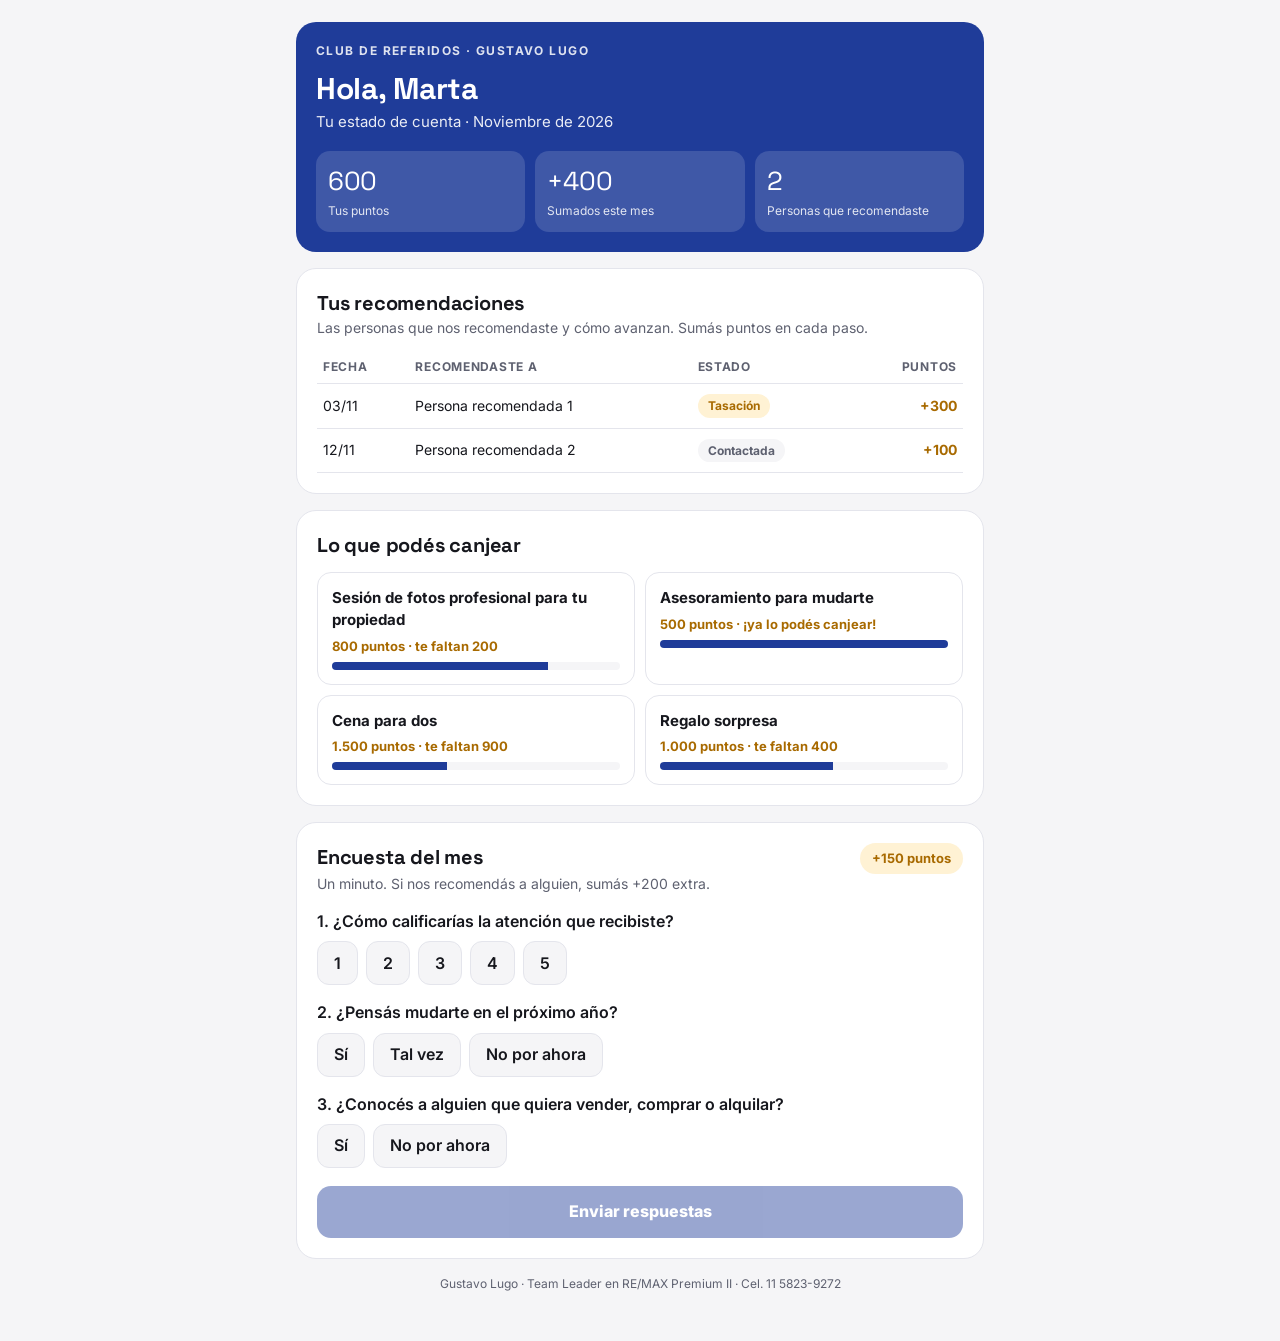
<file: docs/club_referidos_ejemplo_gustavo.html>
<!DOCTYPE html>
<html lang="es"><head><meta charset="utf-8">
<meta name="viewport" content="width=device-width, initial-scale=1, viewport-fit=cover">
<title>Club de referidos · Gustavo Lugo</title>
<link rel="preconnect" href="https://fonts.googleapis.com">
<link href="https://fonts.googleapis.com/css2?family=Inter:wght@400;500;600;700;800&family=Space+Grotesk:wght@600;700&display=swap" rel="stylesheet">
<style>
:root{--bg:#F5F5F7;--card:#FFFFFF;--ink:#16171D;--mut:#5E6170;--line:#E4E5EC;--acc:#1F3C99;--acc2:#E6EBF8;--onacc:#FFFFFF;--amb:#A86A00;--amb2:#FFF2D4;--grn:#0F7A4A;--grn2:#DDF5E8;color-scheme:light}
@media (prefers-color-scheme: dark){:root:not([data-theme="light"]){--bg:#101117;--card:#1A1B23;--ink:#F2F3F7;--mut:#A8ABBA;--line:#2A2C38;--acc:#8FA8F0;--acc2:#1E2A4F;--onacc:#101117;--amb:#FFC24B;--amb2:#3A2E12;--grn:#5ED6A0;--grn2:#123A2A;color-scheme:dark}}
:root[data-theme="dark"]{--bg:#101117;--card:#1A1B23;--ink:#F2F3F7;--mut:#A8ABBA;--line:#2A2C38;--acc:#8FA8F0;--acc2:#1E2A4F;--onacc:#101117;--amb:#FFC24B;--amb2:#3A2E12;--grn:#5ED6A0;--grn2:#123A2A;color-scheme:dark}
:root{box-sizing:border-box;padding-top:env(safe-area-inset-top,0px);padding-bottom:env(safe-area-inset-bottom,0px)}
*,*:before,*:after{box-sizing:inherit}
body{margin:0;background:var(--bg);color:var(--ink);font-family:Inter,system-ui,sans-serif;line-height:1.45}
.wrap{max-width:720px;margin:0 auto;padding:22px 16px 48px;display:flex;flex-direction:column;gap:16px}
h1,h2,.num{font-family:'Space Grotesk',Inter,sans-serif;letter-spacing:-.01em;margin:0}
.card{background:var(--card);border:1px solid var(--line);border-radius:20px;padding:20px}
.hero{background:var(--acc);color:var(--onacc);border:none}
.eyebrow{font-size:12px;font-weight:700;letter-spacing:.12em;text-transform:uppercase;opacity:.85}
.bal{display:grid;grid-template-columns:repeat(3,minmax(0,1fr));gap:10px;margin-top:18px}
.bal>div{background:rgba(255,255,255,.14);border-radius:14px;padding:12px}
.bal .num{font-size:26px}
.bal small{display:block;font-size:12px;opacity:.85;margin-top:2px}
.tbl{overflow-x:auto;margin-top:12px}
table{width:100%;border-collapse:collapse;font-size:14px;min-width:460px}
th{text-align:left;font-size:12px;color:var(--mut);font-weight:700;letter-spacing:.06em;text-transform:uppercase;padding:8px 6px;border-bottom:1px solid var(--line)}
td{padding:10px 6px;border-bottom:1px solid var(--line)}
td.pts{font-weight:700;color:var(--amb);text-align:right;white-space:nowrap}
.st{display:inline-block;padding:3px 10px;border-radius:999px;font-size:12px;font-weight:700;background:var(--bg);color:var(--mut)}
.st.ok{background:var(--grn2);color:var(--grn)}.st.mid{background:var(--amb2);color:var(--amb)}
.ben{display:grid;grid-template-columns:repeat(2,minmax(0,1fr));gap:10px;margin-top:12px}
.ben>div{border:1px solid var(--line);border-radius:14px;padding:14px;display:flex;flex-direction:column;gap:6px}
.ben b{font-size:15px}
.ben span{font-size:13px;font-weight:700;color:var(--amb)}
.bar{height:8px;border-radius:999px;background:var(--bg);overflow:hidden}
.bar i{display:block;height:100%;background:var(--acc)}
.q{margin-top:16px}
.q p{margin:0 0 8px;font-weight:600}
.opts{display:flex;flex-wrap:wrap;gap:8px}
.opts button{min-height:44px;padding:0 16px;border-radius:12px;border:1px solid var(--line);background:var(--bg);color:var(--ink);font:inherit;font-weight:600;cursor:pointer}
.opts button[aria-pressed="true"]{background:var(--acc);border-color:var(--acc);color:var(--onacc)}
input[type=text]{width:100%;min-height:44px;padding:10px 12px;border-radius:12px;border:1px solid var(--line);background:var(--bg);color:var(--ink);font:inherit}
.send{margin-top:18px;width:100%;min-height:52px;border:none;border-radius:14px;background:var(--acc);color:var(--onacc);font:inherit;font-weight:800;font-size:16px;cursor:pointer}
.send:disabled{opacity:.45;cursor:default}
.done{margin-top:14px;padding:14px;border-radius:14px;background:var(--grn2);color:var(--grn);font-weight:600;display:none}
.done a{color:inherit;font-weight:800}
.pill{display:inline-block;padding:6px 12px;border-radius:999px;background:var(--amb2);color:var(--amb);font-weight:700;font-size:13px}
.row{display:flex;justify-content:space-between;align-items:flex-start;gap:10px;flex-wrap:wrap}
.foot{font-size:12px;color:var(--mut);text-align:center;line-height:1.5}
@media (max-width:520px){.bal .num{font-size:21px}.ben{grid-template-columns:1fr}}
</style></head><body><div class="wrap">

<div class="card hero">
  <div class="eyebrow" id="club"></div>
  <h1 style="font-size:30px;margin-top:8px" id="hola"></h1>
  <div style="opacity:.9;font-size:15px" id="per"></div>
  <div class="bal">
    <div><div class="num" id="saldo"></div><small>Tus puntos</small></div>
    <div><div class="num" id="mes"></div><small>Sumados este mes</small></div>
    <div><div class="num" id="refs"></div><small>Personas que recomendaste</small></div>
  </div>
</div>

<div class="card">
  <h2 style="font-size:20px">Tus recomendaciones</h2>
  <div style="color:var(--mut);font-size:14px">Las personas que nos recomendaste y cómo avanzan. Sumás puntos en cada paso.</div>
  <div class="tbl"><table><thead><tr><th>Fecha</th><th>Recomendaste a</th><th>Estado</th><th style="text-align:right">Puntos</th></tr></thead><tbody id="rows"></tbody></table></div>
</div>

<div class="card">
  <h2 style="font-size:20px">Lo que podés canjear</h2>
  <div class="ben" id="ben"></div>
</div>

<div class="card">
  <div class="row"><h2 style="font-size:20px">Encuesta del mes</h2><span class="pill">+150 puntos</span></div>
  <div style="color:var(--mut);font-size:14px">Un minuto. Si nos recomendás a alguien, sumás +200 extra.</div>
  <div class="q"><p>1. ¿Cómo calificarías la atención que recibiste?</p><div class="opts" data-q="atencion"><button>1</button><button>2</button><button>3</button><button>4</button><button>5</button></div></div>
  <div class="q"><p>2. ¿Pensás mudarte en el próximo año?</p><div class="opts" data-q="mudanza"><button>Sí</button><button>Tal vez</button><button>No por ahora</button></div></div>
  <div class="q"><p>3. ¿Conocés a alguien que quiera vender, comprar o alquilar?</p><div class="opts" data-q="conoce"><button>Sí</button><button>No por ahora</button></div></div>
  <div class="q" id="refBox" style="display:none"><p>¿A quién? (opcional, +200 puntos)</p><input type="text" id="ref" placeholder="Nombre y, si querés, su teléfono"></div>
  <button class="send" id="send" disabled>Enviar respuestas</button>
  <div class="done" id="done"></div>
</div>
<div class="foot" id="foot"></div>
</div>
<script>
const D={"agente": "Gustavo Lugo", "agenteCorto": "Gustavo", "cargo": "Team Leader en RE/MAX Premium II", "contactoAgente": "Cel. 11 5823-9272", "whatsapp": "5491158239272", "contacto": "Marta", "periodo": "Noviembre de 2026", "saldo": 600, "sumados": 400, "recomendaciones": [{"fecha": "03/11", "nombre": "Persona recomendada 1", "estado": "Tasación", "puntos": 300}, {"fecha": "12/11", "nombre": "Persona recomendada 2", "estado": "Contactada", "puntos": 100}], "beneficios": [{"nombre": "Sesión de fotos profesional para tu propiedad", "costo": 800}, {"nombre": "Asesoramiento para mudarte", "costo": 500}, {"nombre": "Cena para dos", "costo": 1500}, {"nombre": "Regalo sorpresa", "costo": 1000}]};
const $=s=>document.querySelector(s); const fmt=n=>n.toLocaleString('es-AR');
$('#club').textContent='Club de referidos · '+D.agente; $('#hola').textContent='Hola, '+D.contacto; $('#per').textContent='Tu estado de cuenta · '+D.periodo;
$('#saldo').textContent=fmt(D.saldo); $('#mes').textContent='+'+fmt(D.sumados); $('#refs').textContent=D.recomendaciones.length;
D.recomendaciones.forEach(r=>{const tr=document.createElement('tr');const cls=r.estado==='Operación'?'ok':(['Reunión','Visita','Tasación'].includes(r.estado)?'mid':'');
  [r.fecha,r.nombre].forEach(v=>{const td=document.createElement('td');td.textContent=v;tr.appendChild(td);});
  const td=document.createElement('td');const sp=document.createElement('span');sp.className='st '+cls;sp.textContent=r.estado;td.appendChild(sp);tr.appendChild(td);
  const tp=document.createElement('td');tp.className='pts';tp.textContent='+'+fmt(r.puntos);tr.appendChild(tp);$('#rows').appendChild(tr);});
D.beneficios.forEach(b=>{const d=document.createElement('div');const t=document.createElement('b');t.textContent=b.nombre;const c=document.createElement('span');
  const falta=b.costo-D.saldo; c.textContent=falta<=0?`${fmt(b.costo)} puntos · ¡ya lo podés canjear!`:`${fmt(b.costo)} puntos · te faltan ${fmt(falta)}`;
  const bar=document.createElement('div');bar.className='bar';const i=document.createElement('i');i.style.width=Math.min(100,D.saldo/b.costo*100)+'%';bar.appendChild(i);d.append(t,c,bar);$('#ben').appendChild(d);});
$('#foot').textContent=`${D.agente} · ${D.cargo} · ${D.contactoAgente}`;
const ans={};
document.querySelectorAll('.opts').forEach(g=>g.querySelectorAll('button').forEach(b=>{b.setAttribute('aria-pressed','false');b.addEventListener('click',()=>{g.querySelectorAll('button').forEach(x=>x.setAttribute('aria-pressed','false'));b.setAttribute('aria-pressed','true');ans[g.dataset.q]=b.textContent;
  $('#refBox').style.display=ans.conoce==='Sí'?'block':'none'; $('#send').disabled=!(ans.atencion&&ans.mudanza&&ans.conoce);});}));
$('#send').addEventListener('click',()=>{const ref=$('#ref').value.trim();const pts=150+(ans.conoce==='Sí'&&ref?200:0);
  const txt=`Encuesta del Club de referidos · ${D.contacto} · ${D.periodo}\n1. Atención: ${ans.atencion}/5\n2. ¿Se muda en el próximo año?: ${ans.mudanza}\n3. ¿Conoce a alguien?: ${ans.conoce}${ref?'\nRecomienda a: '+ref:''}\nPuntos: +${pts}`;
  const url=`https://wa.me/${D.whatsapp}?text=`+encodeURIComponent(txt);
  const done=$('#done');done.style.display='block';done.textContent='';done.append(document.createTextNode(`¡Gracias! Sumaste +${fmt(pts)} puntos. Para acreditarlos, `));
  const a=document.createElement('a');a.href=url;a.target='_blank';a.rel='noopener';a.textContent=`mandale tus respuestas a ${D.agenteCorto} por WhatsApp`;done.appendChild(a);done.append('.');$('#send').disabled=true;});
</script></body></html>
</file>
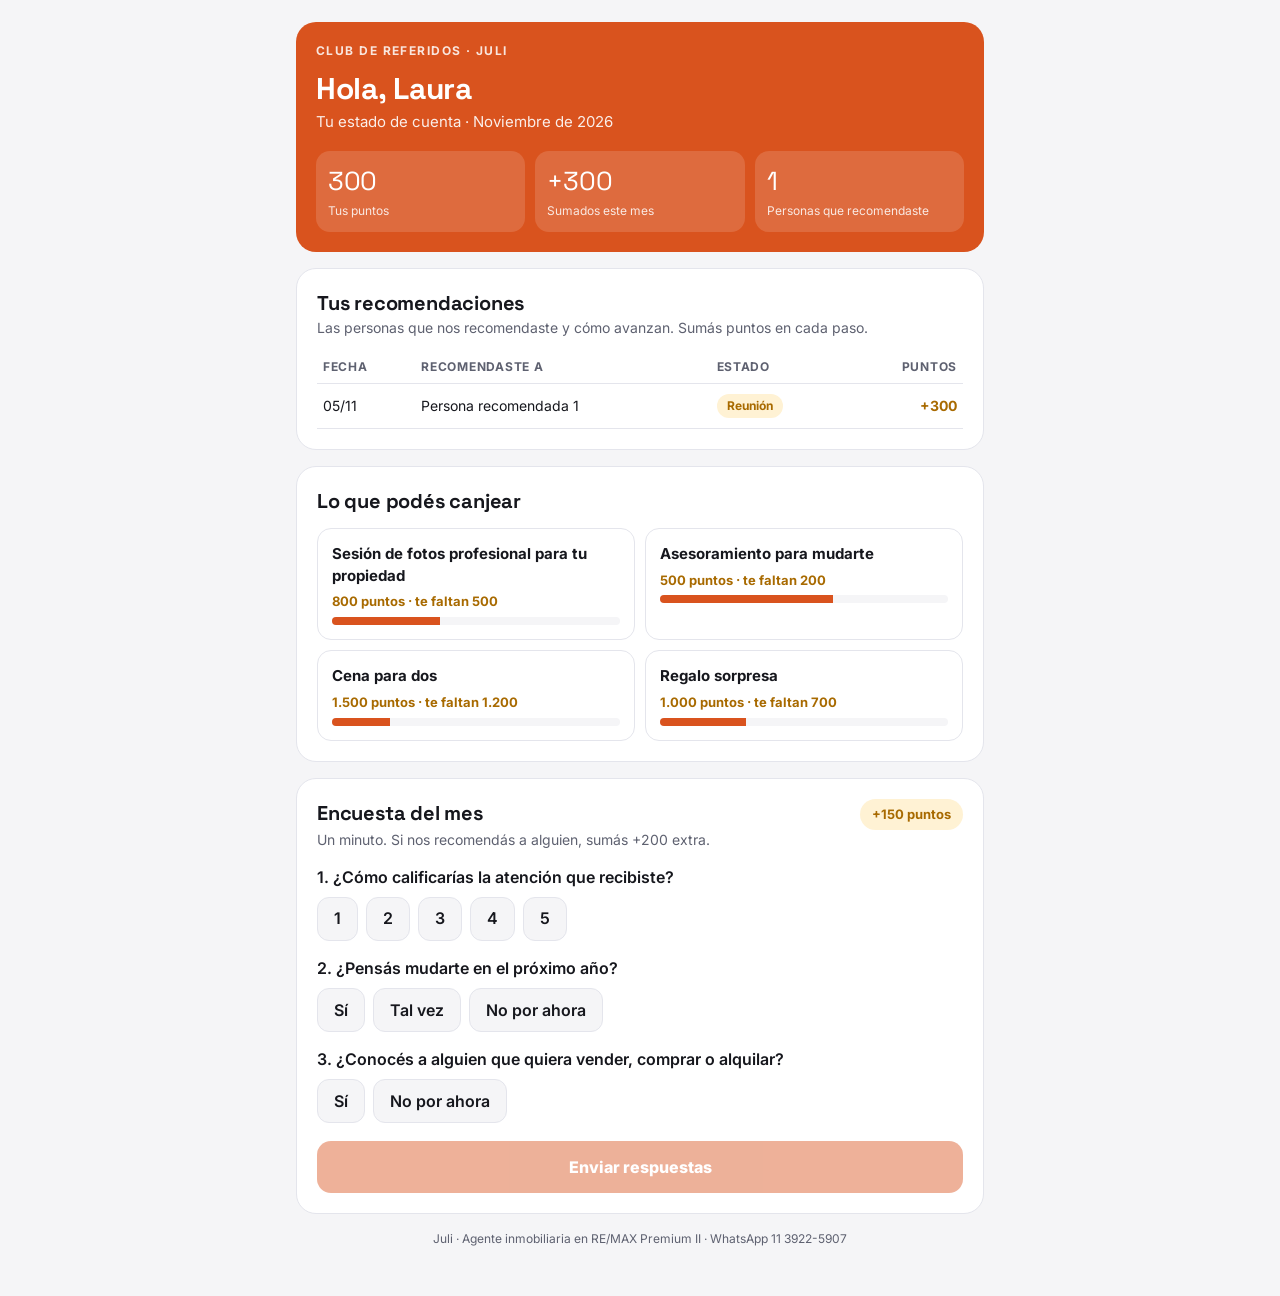
<file: docs/club_referidos_ejemplo_juli.html>
<!DOCTYPE html>
<html lang="es"><head><meta charset="utf-8">
<meta name="viewport" content="width=device-width, initial-scale=1, viewport-fit=cover">
<title>Club de referidos · Juli</title>
<link rel="preconnect" href="https://fonts.googleapis.com">
<link href="https://fonts.googleapis.com/css2?family=Inter:wght@400;500;600;700;800&family=Space+Grotesk:wght@600;700&display=swap" rel="stylesheet">
<style>
:root{--bg:#F5F5F7;--card:#FFFFFF;--ink:#16171D;--mut:#5E6170;--line:#E4E5EC;--acc:#D9531E;--acc2:#FDEBE3;--onacc:#FFFFFF;--amb:#A86A00;--amb2:#FFF2D4;--grn:#0F7A4A;--grn2:#DDF5E8;color-scheme:light}
@media (prefers-color-scheme: dark){:root:not([data-theme="light"]){--bg:#101117;--card:#1A1B23;--ink:#F2F3F7;--mut:#A8ABBA;--line:#2A2C38;--acc:#FF8A5B;--acc2:#3A2015;--onacc:#101117;--amb:#FFC24B;--amb2:#3A2E12;--grn:#5ED6A0;--grn2:#123A2A;color-scheme:dark}}
:root[data-theme="dark"]{--bg:#101117;--card:#1A1B23;--ink:#F2F3F7;--mut:#A8ABBA;--line:#2A2C38;--acc:#FF8A5B;--acc2:#3A2015;--onacc:#101117;--amb:#FFC24B;--amb2:#3A2E12;--grn:#5ED6A0;--grn2:#123A2A;color-scheme:dark}
:root{box-sizing:border-box;padding-top:env(safe-area-inset-top,0px);padding-bottom:env(safe-area-inset-bottom,0px)}
*,*:before,*:after{box-sizing:inherit}
body{margin:0;background:var(--bg);color:var(--ink);font-family:Inter,system-ui,sans-serif;line-height:1.45}
.wrap{max-width:720px;margin:0 auto;padding:22px 16px 48px;display:flex;flex-direction:column;gap:16px}
h1,h2,.num{font-family:'Space Grotesk',Inter,sans-serif;letter-spacing:-.01em;margin:0}
.card{background:var(--card);border:1px solid var(--line);border-radius:20px;padding:20px}
.hero{background:var(--acc);color:var(--onacc);border:none}
.eyebrow{font-size:12px;font-weight:700;letter-spacing:.12em;text-transform:uppercase;opacity:.85}
.bal{display:grid;grid-template-columns:repeat(3,minmax(0,1fr));gap:10px;margin-top:18px}
.bal>div{background:rgba(255,255,255,.14);border-radius:14px;padding:12px}
.bal .num{font-size:26px}
.bal small{display:block;font-size:12px;opacity:.85;margin-top:2px}
.tbl{overflow-x:auto;margin-top:12px}
table{width:100%;border-collapse:collapse;font-size:14px;min-width:460px}
th{text-align:left;font-size:12px;color:var(--mut);font-weight:700;letter-spacing:.06em;text-transform:uppercase;padding:8px 6px;border-bottom:1px solid var(--line)}
td{padding:10px 6px;border-bottom:1px solid var(--line)}
td.pts{font-weight:700;color:var(--amb);text-align:right;white-space:nowrap}
.st{display:inline-block;padding:3px 10px;border-radius:999px;font-size:12px;font-weight:700;background:var(--bg);color:var(--mut)}
.st.ok{background:var(--grn2);color:var(--grn)}.st.mid{background:var(--amb2);color:var(--amb)}
.ben{display:grid;grid-template-columns:repeat(2,minmax(0,1fr));gap:10px;margin-top:12px}
.ben>div{border:1px solid var(--line);border-radius:14px;padding:14px;display:flex;flex-direction:column;gap:6px}
.ben b{font-size:15px}
.ben span{font-size:13px;font-weight:700;color:var(--amb)}
.bar{height:8px;border-radius:999px;background:var(--bg);overflow:hidden}
.bar i{display:block;height:100%;background:var(--acc)}
.q{margin-top:16px}
.q p{margin:0 0 8px;font-weight:600}
.opts{display:flex;flex-wrap:wrap;gap:8px}
.opts button{min-height:44px;padding:0 16px;border-radius:12px;border:1px solid var(--line);background:var(--bg);color:var(--ink);font:inherit;font-weight:600;cursor:pointer}
.opts button[aria-pressed="true"]{background:var(--acc);border-color:var(--acc);color:var(--onacc)}
input[type=text]{width:100%;min-height:44px;padding:10px 12px;border-radius:12px;border:1px solid var(--line);background:var(--bg);color:var(--ink);font:inherit}
.send{margin-top:18px;width:100%;min-height:52px;border:none;border-radius:14px;background:var(--acc);color:var(--onacc);font:inherit;font-weight:800;font-size:16px;cursor:pointer}
.send:disabled{opacity:.45;cursor:default}
.done{margin-top:14px;padding:14px;border-radius:14px;background:var(--grn2);color:var(--grn);font-weight:600;display:none}
.done a{color:inherit;font-weight:800}
.pill{display:inline-block;padding:6px 12px;border-radius:999px;background:var(--amb2);color:var(--amb);font-weight:700;font-size:13px}
.row{display:flex;justify-content:space-between;align-items:flex-start;gap:10px;flex-wrap:wrap}
.foot{font-size:12px;color:var(--mut);text-align:center;line-height:1.5}
@media (max-width:520px){.bal .num{font-size:21px}.ben{grid-template-columns:1fr}}
</style></head><body><div class="wrap">

<div class="card hero">
  <div class="eyebrow" id="club"></div>
  <h1 style="font-size:30px;margin-top:8px" id="hola"></h1>
  <div style="opacity:.9;font-size:15px" id="per"></div>
  <div class="bal">
    <div><div class="num" id="saldo"></div><small>Tus puntos</small></div>
    <div><div class="num" id="mes"></div><small>Sumados este mes</small></div>
    <div><div class="num" id="refs"></div><small>Personas que recomendaste</small></div>
  </div>
</div>

<div class="card">
  <h2 style="font-size:20px">Tus recomendaciones</h2>
  <div style="color:var(--mut);font-size:14px">Las personas que nos recomendaste y cómo avanzan. Sumás puntos en cada paso.</div>
  <div class="tbl"><table><thead><tr><th>Fecha</th><th>Recomendaste a</th><th>Estado</th><th style="text-align:right">Puntos</th></tr></thead><tbody id="rows"></tbody></table></div>
</div>

<div class="card">
  <h2 style="font-size:20px">Lo que podés canjear</h2>
  <div class="ben" id="ben"></div>
</div>

<div class="card">
  <div class="row"><h2 style="font-size:20px">Encuesta del mes</h2><span class="pill">+150 puntos</span></div>
  <div style="color:var(--mut);font-size:14px">Un minuto. Si nos recomendás a alguien, sumás +200 extra.</div>
  <div class="q"><p>1. ¿Cómo calificarías la atención que recibiste?</p><div class="opts" data-q="atencion"><button>1</button><button>2</button><button>3</button><button>4</button><button>5</button></div></div>
  <div class="q"><p>2. ¿Pensás mudarte en el próximo año?</p><div class="opts" data-q="mudanza"><button>Sí</button><button>Tal vez</button><button>No por ahora</button></div></div>
  <div class="q"><p>3. ¿Conocés a alguien que quiera vender, comprar o alquilar?</p><div class="opts" data-q="conoce"><button>Sí</button><button>No por ahora</button></div></div>
  <div class="q" id="refBox" style="display:none"><p>¿A quién? (opcional, +200 puntos)</p><input type="text" id="ref" placeholder="Nombre y, si querés, su teléfono"></div>
  <button class="send" id="send" disabled>Enviar respuestas</button>
  <div class="done" id="done"></div>
</div>
<div class="foot" id="foot"></div>
</div>
<script>
const D={"agente": "Juli", "agenteCorto": "Juli", "cargo": "Agente inmobiliaria en RE/MAX Premium II", "contactoAgente": "WhatsApp 11 3922-5907", "whatsapp": "5491139225907", "contacto": "Laura", "periodo": "Noviembre de 2026", "saldo": 300, "sumados": 300, "recomendaciones": [{"fecha": "05/11", "nombre": "Persona recomendada 1", "estado": "Reunión", "puntos": 300}], "beneficios": [{"nombre": "Sesión de fotos profesional para tu propiedad", "costo": 800}, {"nombre": "Asesoramiento para mudarte", "costo": 500}, {"nombre": "Cena para dos", "costo": 1500}, {"nombre": "Regalo sorpresa", "costo": 1000}]};
const $=s=>document.querySelector(s); const fmt=n=>n.toLocaleString('es-AR');
$('#club').textContent='Club de referidos · '+D.agente; $('#hola').textContent='Hola, '+D.contacto; $('#per').textContent='Tu estado de cuenta · '+D.periodo;
$('#saldo').textContent=fmt(D.saldo); $('#mes').textContent='+'+fmt(D.sumados); $('#refs').textContent=D.recomendaciones.length;
D.recomendaciones.forEach(r=>{const tr=document.createElement('tr');const cls=r.estado==='Operación'?'ok':(['Reunión','Visita','Tasación'].includes(r.estado)?'mid':'');
  [r.fecha,r.nombre].forEach(v=>{const td=document.createElement('td');td.textContent=v;tr.appendChild(td);});
  const td=document.createElement('td');const sp=document.createElement('span');sp.className='st '+cls;sp.textContent=r.estado;td.appendChild(sp);tr.appendChild(td);
  const tp=document.createElement('td');tp.className='pts';tp.textContent='+'+fmt(r.puntos);tr.appendChild(tp);$('#rows').appendChild(tr);});
D.beneficios.forEach(b=>{const d=document.createElement('div');const t=document.createElement('b');t.textContent=b.nombre;const c=document.createElement('span');
  const falta=b.costo-D.saldo; c.textContent=falta<=0?`${fmt(b.costo)} puntos · ¡ya lo podés canjear!`:`${fmt(b.costo)} puntos · te faltan ${fmt(falta)}`;
  const bar=document.createElement('div');bar.className='bar';const i=document.createElement('i');i.style.width=Math.min(100,D.saldo/b.costo*100)+'%';bar.appendChild(i);d.append(t,c,bar);$('#ben').appendChild(d);});
$('#foot').textContent=`${D.agente} · ${D.cargo} · ${D.contactoAgente}`;
const ans={};
document.querySelectorAll('.opts').forEach(g=>g.querySelectorAll('button').forEach(b=>{b.setAttribute('aria-pressed','false');b.addEventListener('click',()=>{g.querySelectorAll('button').forEach(x=>x.setAttribute('aria-pressed','false'));b.setAttribute('aria-pressed','true');ans[g.dataset.q]=b.textContent;
  $('#refBox').style.display=ans.conoce==='Sí'?'block':'none'; $('#send').disabled=!(ans.atencion&&ans.mudanza&&ans.conoce);});}));
$('#send').addEventListener('click',()=>{const ref=$('#ref').value.trim();const pts=150+(ans.conoce==='Sí'&&ref?200:0);
  const txt=`Encuesta del Club de referidos · ${D.contacto} · ${D.periodo}\n1. Atención: ${ans.atencion}/5\n2. ¿Se muda en el próximo año?: ${ans.mudanza}\n3. ¿Conoce a alguien?: ${ans.conoce}${ref?'\nRecomienda a: '+ref:''}\nPuntos: +${pts}`;
  const url=`https://wa.me/${D.whatsapp}?text=`+encodeURIComponent(txt);
  const done=$('#done');done.style.display='block';done.textContent='';done.append(document.createTextNode(`¡Gracias! Sumaste +${fmt(pts)} puntos. Para acreditarlos, `));
  const a=document.createElement('a');a.href=url;a.target='_blank';a.rel='noopener';a.textContent=`mandale tus respuestas a ${D.agenteCorto} por WhatsApp`;done.appendChild(a);done.append('.');$('#send').disabled=true;});
</script></body></html>
</file>
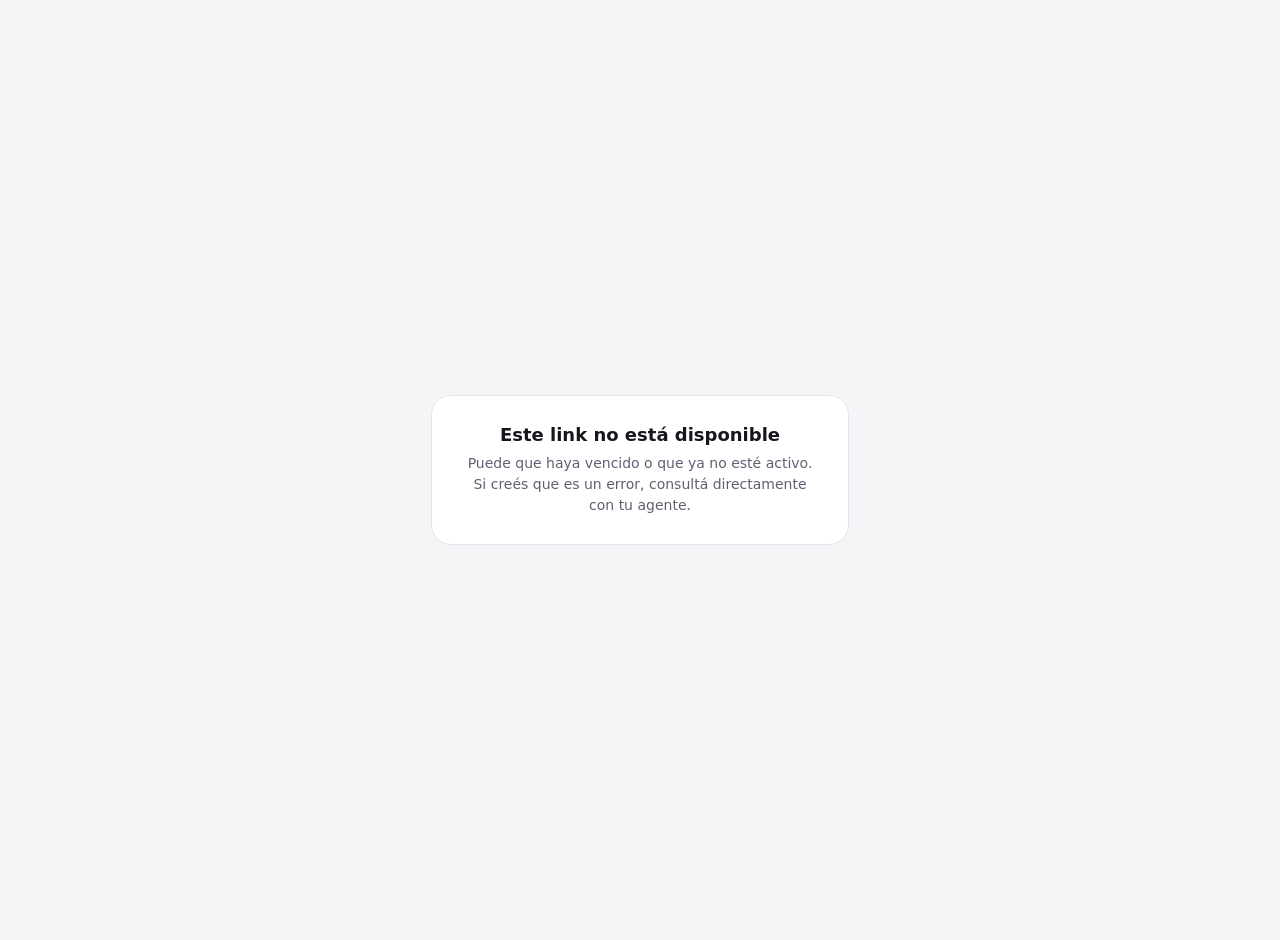
<file: templates/club_no_encontrado.html>
<!DOCTYPE html>
<html lang="es"><head><meta charset="utf-8">
<meta name="viewport" content="width=device-width, initial-scale=1, viewport-fit=cover">
<title>Club de referidos</title>
<style>
:root{--bg:#F5F5F7;--card:#FFFFFF;--ink:#16171D;--mut:#5E6170;--line:#E4E5EC;color-scheme:light}
@media (prefers-color-scheme: dark){:root{--bg:#101117;--card:#1A1B23;--ink:#F2F3F7;--mut:#A8ABBA;--line:#2A2C38;color-scheme:dark}}
body{margin:0;min-height:100vh;display:flex;align-items:center;justify-content:center;background:var(--bg);color:var(--ink);font-family:Inter,system-ui,sans-serif;padding:20px}
.card{background:var(--card);border:1px solid var(--line);border-radius:20px;padding:28px;max-width:360px;text-align:center}
h1{font-size:18px;margin:0 0 8px}
p{color:var(--mut);font-size:14px;margin:0;line-height:1.5}
</style></head><body>
<div class="card">
  <h1>Este link no está disponible</h1>
  <p>Puede que haya vencido o que ya no esté activo. Si creés que es un error, consultá directamente con tu agente.</p>
</div>
</body></html>
</file>
